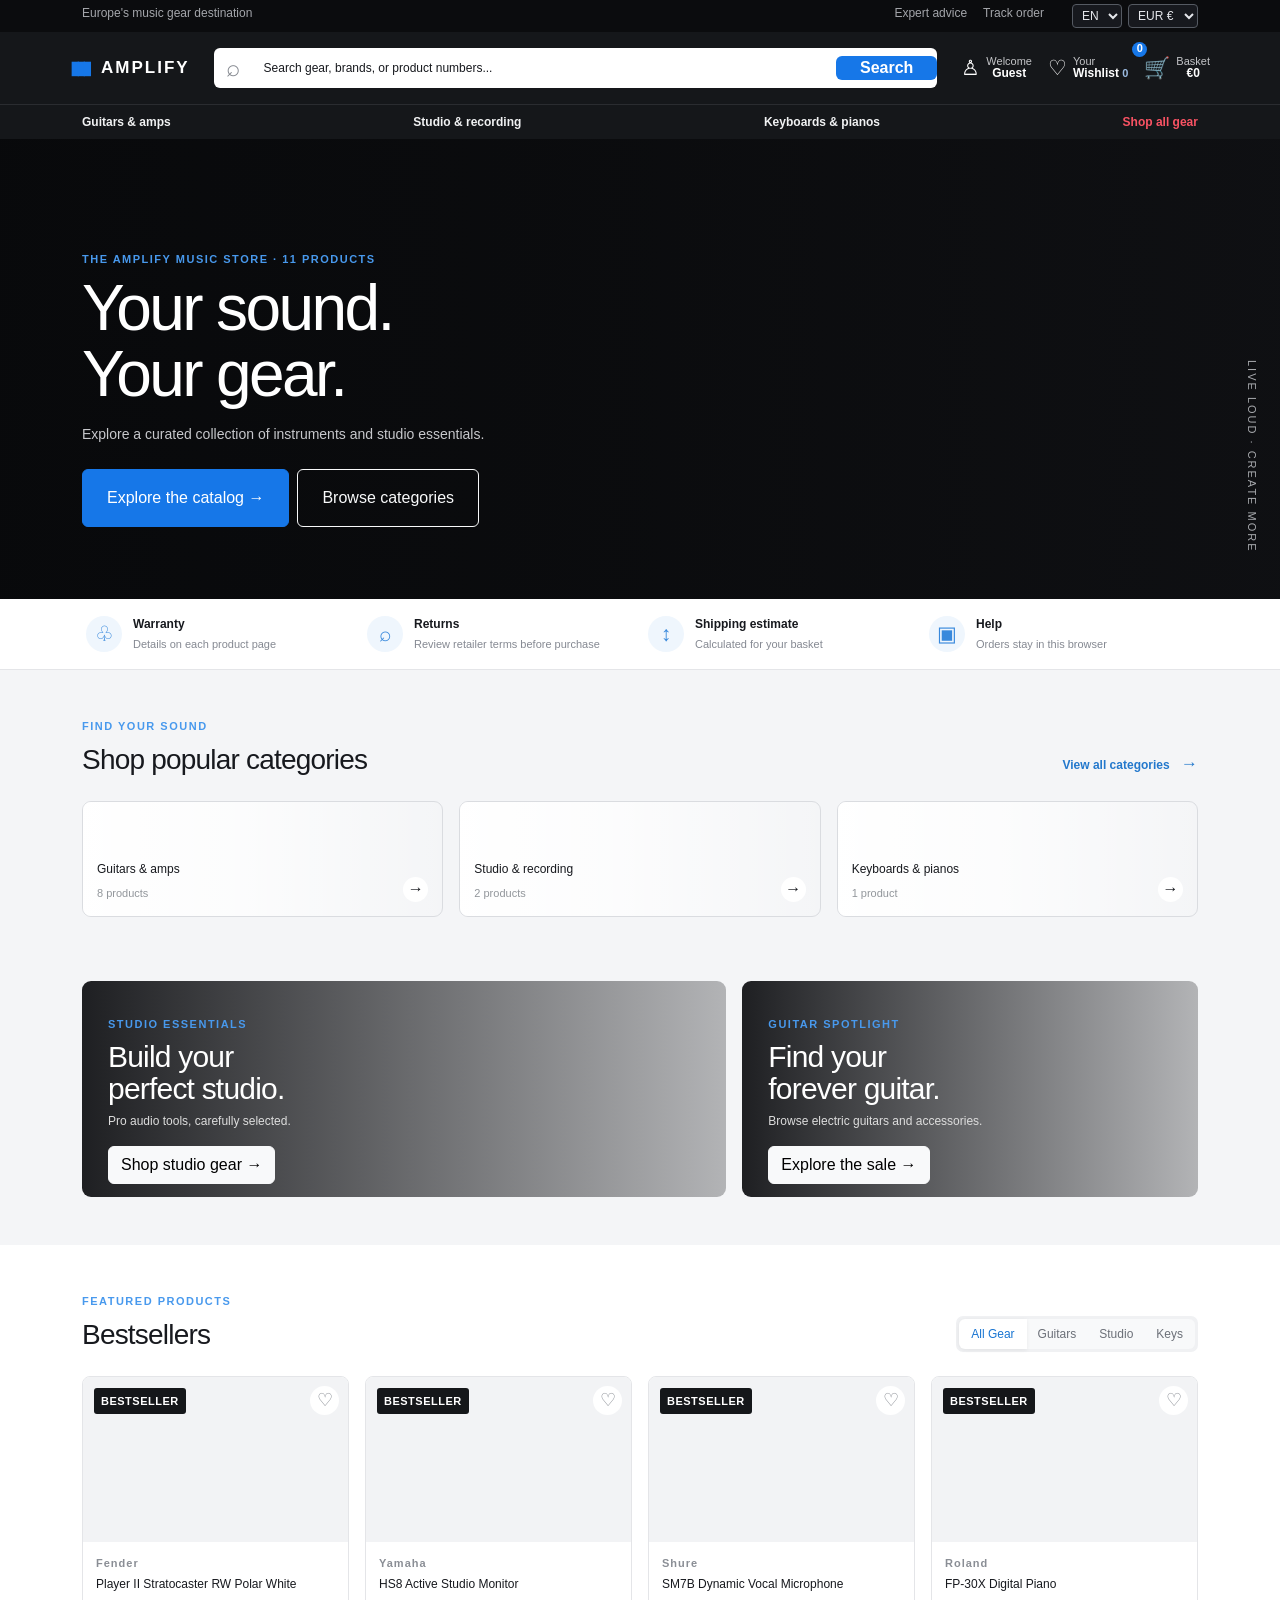
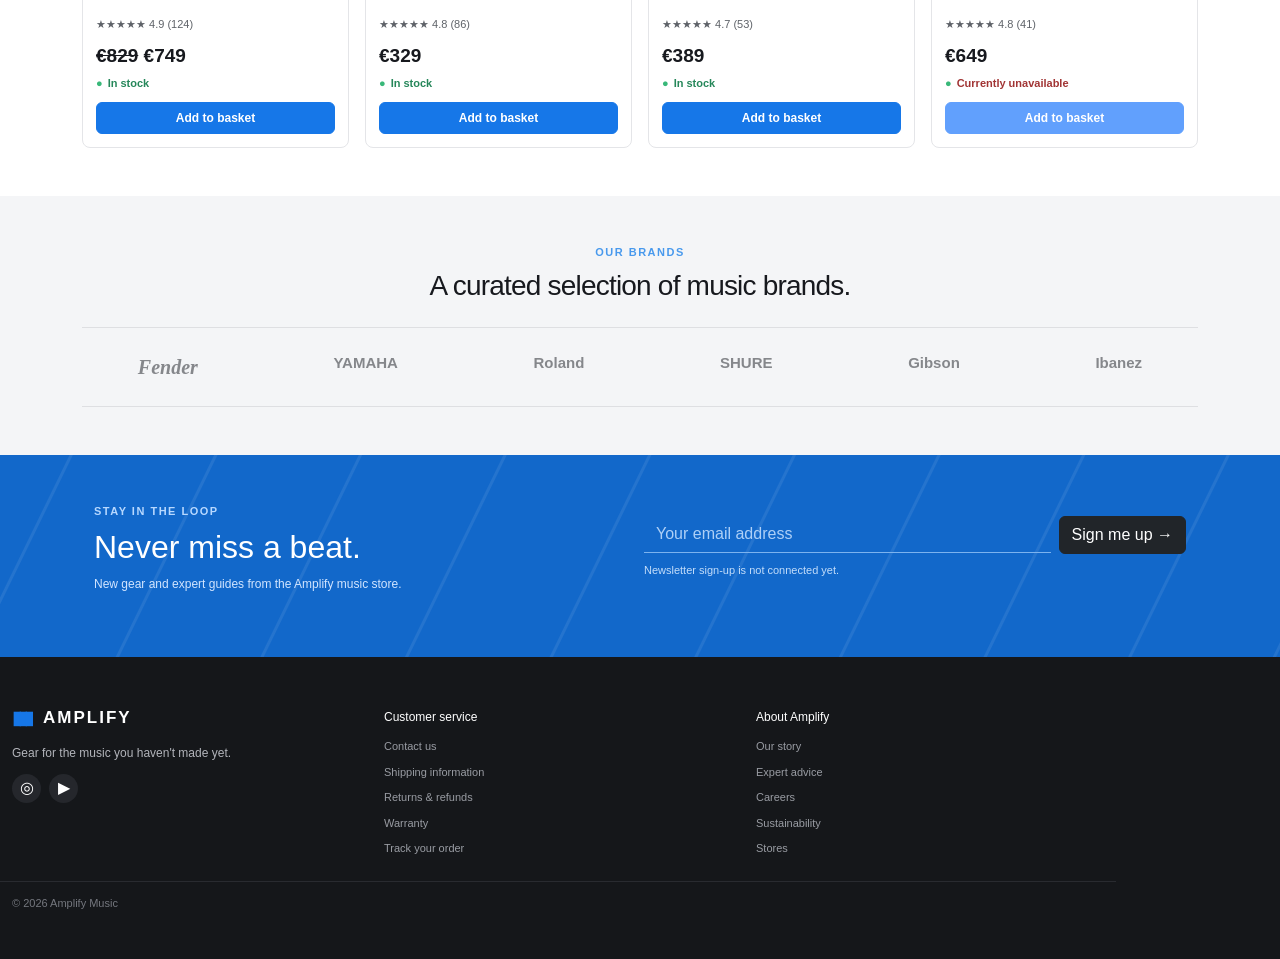
<file: index.html>
<!doctype html>
<html lang="en" data-bs-theme="light">
<head>
  <meta charset="utf-8">
  <meta name="viewport" content="width=device-width, initial-scale=1">
  <meta name="theme-color" content="#121418">
  <meta name="description" content="Professional instruments and studio essentials for every stage of your journey.">
  <title>Amplify — Your sound. Your gear.</title>
  <link href="https://cdn.jsdelivr.net/npm/bootstrap@5.3.8/dist/css/bootstrap.min.css" rel="stylesheet" integrity="sha384-sRIl4kxILFvY47J16cr9ZwB07vP4J8+LH7qKQnuqkuIAvNWLzeN8tE5YBujZqJLB" crossorigin="anonymous">
  <link rel="stylesheet" href="style.css">
  <script src="https://cdn.jsdelivr.net/npm/bootstrap@5.3.8/dist/js/bootstrap.bundle.min.js" integrity="sha384-FKyoEForCGlyvwx9Hj09JcYn3nv7wiPVlz7YYwJrWVcXK/BmnVDxM+D2scQbITxI" crossorigin="anonymous" defer></script>
  <script src="translations.js" defer></script><script src="script.js" defer></script>
</head>
<body>
  <div class="topline py-1"><div class="container d-flex justify-content-between"><span>Europe's music gear destination</span><div class="d-flex gap-3"><a href="index.html#support">Expert advice</a><a href="checkout.html#order-history">Track order</a><div class="locale-controls" aria-label="Language and currency"><label class="visually-hidden" for="language-select">Language</label><select id="language-select" aria-label="Language"><option value="en">EN</option><option value="ru">RU</option><option value="uk">UA</option></select><label class="visually-hidden" for="currency-select">Currency</label><select id="currency-select" aria-label="Currency" title="Indicative project exchange rates"><option value="EUR">EUR €</option><option value="USD">USD $</option><option value="UAH">UAH ₴</option></select></div></div></div></div>
  <header class="site-header sticky-top">
    <nav class="navbar navbar-expand-lg navbar-dark container py-3">
      <a class="navbar-brand logo me-lg-4" href="#top"><span class="soundmark">▮▮▮</span> AMPLIFY</a>
      <button class="navbar-toggler" type="button" data-bs-toggle="collapse" data-bs-target="#headerTools" aria-controls="headerTools" aria-expanded="false" aria-label="Toggle navigation"><span class="navbar-toggler-icon"></span></button>
      <div class="collapse navbar-collapse" id="headerTools">
        <form class="search d-flex my-3 my-lg-0 me-lg-4" role="search"><label class="visually-hidden" for="search">Search products</label><span aria-hidden="true">⌕</span><input id="search" class="form-control" type="search" placeholder="Search gear, brands, or product numbers..."><button class="btn btn-primary px-4" type="submit">Search</button></form>
        <div class="quick-links d-flex align-items-center gap-3 ms-lg-auto">
          <button class="auth-trigger" type="button" data-bs-toggle="modal" data-bs-target="#authModal"><span>♙</span><small>Welcome<strong class="account-label">Guest</strong></small></button>
          <a href="wishlist.html" class="wishlist-link"><span>♡</span><small>Your<strong>Wishlist <i class="wishlist-count">0</i></strong></small></a>
          <button class="cart-trigger" type="button" data-bs-toggle="offcanvas" data-bs-target="#cartDrawer" aria-controls="cartDrawer"><span>🛒</span><small><i class="cart-count">0</i> Basket<strong class="cart-total">€0</strong></small></button>
        </div>
      </div>
    </nav>
    <div class="category-nav"><nav class="container d-flex flex-wrap justify-content-between py-2" aria-label="Main navigation"><a href="catalog.html?category=guitar">Guitars & amps</a><a href="catalog.html?category=studio">Studio & recording</a><a href="catalog.html?category=keys">Keyboards & pianos</a><a class="sale-link" href="catalog.html">Shop all gear</a></nav></div>
  </header>

  <main id="top">
    <section class="hero d-flex align-items-center"><div class="container hero-content"><p class="eyebrow">THE AMPLIFY MUSIC STORE · 11 PRODUCTS</p><h1>Your sound.<br>Your gear.</h1><p class="hero-copy">Explore a curated collection of instruments and studio essentials.</p><div class="d-flex flex-wrap gap-2"><a class="btn btn-primary px-4 py-3" href="catalog.html">Explore the catalog <span>→</span></a><a class="btn btn-outline-light px-4 py-3" href="#categories">Browse categories</a></div></div><span class="vertical-note">LIVE LOUD · CREATE MORE</span></section>
    <section class="benefits py-3" id="support"><div class="container row g-3 mx-auto"><div class="col-6 col-lg-3 benefit"><span class="benefit-icon">♧</span><div><strong>Warranty</strong><small>Details on each product page</small></div></div><div class="col-6 col-lg-3 benefit"><span class="benefit-icon">⌕</span><div><strong>Returns</strong><small>Review retailer terms before purchase</small></div></div><div class="col-6 col-lg-3 benefit"><span class="benefit-icon">↕</span><div><strong>Shipping estimate</strong><small>Calculated for your basket</small></div></div><div class="col-6 col-lg-3 benefit"><span class="benefit-icon">▣</span><div><strong>Help</strong><small>Orders stay in this browser</small></div></div></div></section>
    <section class="discovery section-gray py-5 py-lg-6" id="categories"><div class="container"><div class="d-flex align-items-end justify-content-between mb-4"><div><p class="eyebrow">FIND YOUR SOUND</p><h2>Shop popular categories</h2></div><a class="text-link" href="catalog.html">View all categories <span>→</span></a></div>
      <div class="row g-3"><div class="col-12 col-md-6 col-lg-4"><a class="category-card guitar d-flex align-items-end justify-content-between" href="catalog.html?category=guitar"><span>Guitars & amps<small>8 products</small></span><b>→</b></a></div><div class="col-12 col-md-6 col-lg-4"><a class="category-card studio d-flex align-items-end justify-content-between" href="catalog.html?category=studio"><span>Studio & recording<small>2 products</small></span><b>→</b></a></div><div class="col-12 col-md-6 col-lg-4"><a class="category-card synth d-flex align-items-end justify-content-between" href="catalog.html?category=keys"><span>Keyboards & pianos<small>1 product</small></span><b>→</b></a></div></div>
      <div class="row g-3 mt-5"><div class="col-12 col-lg-7"><article class="promo studio-promo"><p class="eyebrow">STUDIO ESSENTIALS</p><h2>Build your<br>perfect studio.</h2><p>Pro audio tools, carefully selected.</p><a class="btn btn-light" href="catalog.html">Shop studio gear <span>→</span></a></article></div><div class="col-12 col-lg-5"><article class="promo guitar-promo"><p class="eyebrow">GUITAR SPOTLIGHT</p><h2>Find your<br>forever guitar.</h2><p>Browse electric guitars and accessories.</p><a class="btn btn-light" href="catalog.html">Explore the sale <span>→</span></a></article></div></div>
    </div></section>
    <section class="bestsellers py-5 py-lg-6" id="bestsellers"><div class="container"><div class="d-flex flex-column flex-md-row align-items-md-end justify-content-between gap-3 mb-4"><div><p class="eyebrow">FEATURED PRODUCTS</p><h2>Bestsellers</h2></div><div class="filters btn-group" role="group" aria-label="Filter products"><button class="btn btn-light active" data-filter="all">All Gear</button><button class="btn btn-light" data-filter="guitar">Guitars</button><button class="btn btn-light" data-filter="studio">Studio</button><button class="btn btn-light" data-filter="keys">Keys</button></div></div><div class="row g-3 product-grid" id="product-grid"></div></div></section>
    <section class="brands section-gray py-5"><div class="container text-center"><p class="eyebrow">OUR BRANDS</p><h2>A curated selection of music brands.</h2><div class="brand-list d-flex flex-wrap justify-content-around gap-4 py-4 mt-4"><span>Fender</span><span>YAMAHA</span><span>Roland</span><span>SHURE</span><span>Gibson</span><span>Ibanez</span></div></div></section>
  </main>
  <section class="newsletter py-5"><div class="container row align-items-center g-4 mx-auto"><div class="col-12 col-lg-6"><p class="eyebrow">STAY IN THE LOOP</p><h2>Never miss a beat.</h2><p>New gear and expert guides from the Amplify music store.</p></div><form class="col-12 col-lg-6 row g-2" id="newsletter-form"><label class="visually-hidden" for="email">Your email address</label><div class="col"><input id="email" class="form-control" type="email" required placeholder="Your email address"></div><div class="col-auto"><button class="btn btn-dark h-100">Sign me up →</button></div><small class="col-12">Newsletter sign-up is not connected yet.</small><p class="form-message col-12 mb-0" aria-live="polite"></p></form></div></section>
  <footer id="footer" class="py-5"><div class="container row g-4"><div class="col-12 col-md-6 col-lg-4 footer-brand"><a class="logo" href="#top"><span class="soundmark">▮▮▮</span> AMPLIFY</a><p>Gear for the music you haven't made yet.</p><div class="social"><a href="#instagram" aria-label="Instagram">◎</a><a href="#youtube" aria-label="YouTube">▶</a></div></div><div class="col-6 col-lg-4"><h3>Customer service</h3><a href="contact.html">Contact us</a><a href="shipping.html">Shipping information</a><a href="warranty.html#returns">Returns & refunds</a><a href="warranty.html">Warranty</a><a href="checkout.html#order-history">Track your order</a></div><div class="col-6 col-lg-4"><h3>About Amplify</h3><a href="about.html">Our story</a><a href="index.html#support">Expert advice</a><a href="#footer">Careers</a><a href="#footer">Sustainability</a><a href="stores.html">Stores</a></div><div class="col-12 copyright">© 2026 Amplify Music</div></div></footer>

  <div class="offcanvas offcanvas-end cart-drawer" tabindex="-1" id="cartDrawer" aria-labelledby="cartDrawerTitle"><div class="offcanvas-header drawer-heading"><div><p class="eyebrow">YOUR PICKS</p><h2 class="offcanvas-title" id="cartDrawerTitle">Your basket <span class="drawer-count"></span></h2></div><button type="button" class="btn-close" data-bs-dismiss="offcanvas" aria-label="Close basket"></button></div><div class="offcanvas-body d-flex flex-column"><div class="cart-items flex-grow-1"></div><div class="cart-summary"><p><span>Subtotal</span><strong class="drawer-total"></strong></p><a class="btn btn-primary w-100 checkout-link" href="checkout.html">Checkout →</a><a class="continue-shopping" href="#bestsellers" data-bs-dismiss="offcanvas">Continue shopping</a></div></div></div>
  <div class="modal fade" id="authModal" tabindex="-1" aria-labelledby="auth-title" aria-hidden="true"><div class="modal-dialog modal-dialog-centered"><div class="modal-content"><div class="modal-header border-0 pb-0"><a class="logo modal-logo" href="index.html"><span class="soundmark">▮▮▮</span> AMPLIFY</a><button type="button" class="btn-close" data-bs-dismiss="modal" aria-label="Close profile"></button></div><div class="modal-body pt-2"><p class="eyebrow">YOUR PROFILE</p><h2 id="auth-title">Your profile</h2><p>This profile is stored only in this browser. No password or real account is used.</p><form class="auth-form" id="register-form"><label>Your name<input class="form-control" type="text" name="name" autocomplete="name" required></label><label>Email address<input class="form-control" type="email" name="email" autocomplete="email" required></label><p class="auth-message" aria-live="polite"></p><button class="btn btn-primary w-100" type="submit">Save profile</button></form></div></div></div></div><div class="toast-container position-fixed bottom-0 end-0 p-3"><div id="appToast" class="toast text-bg-dark border-0" role="status" aria-live="polite" aria-atomic="true"><div class="d-flex"><div class="toast-body"></div><button type="button" class="btn-close btn-close-white me-2 m-auto" data-bs-dismiss="toast" aria-label="Close"></button></div></div></div>
</body>
</html>
</file>
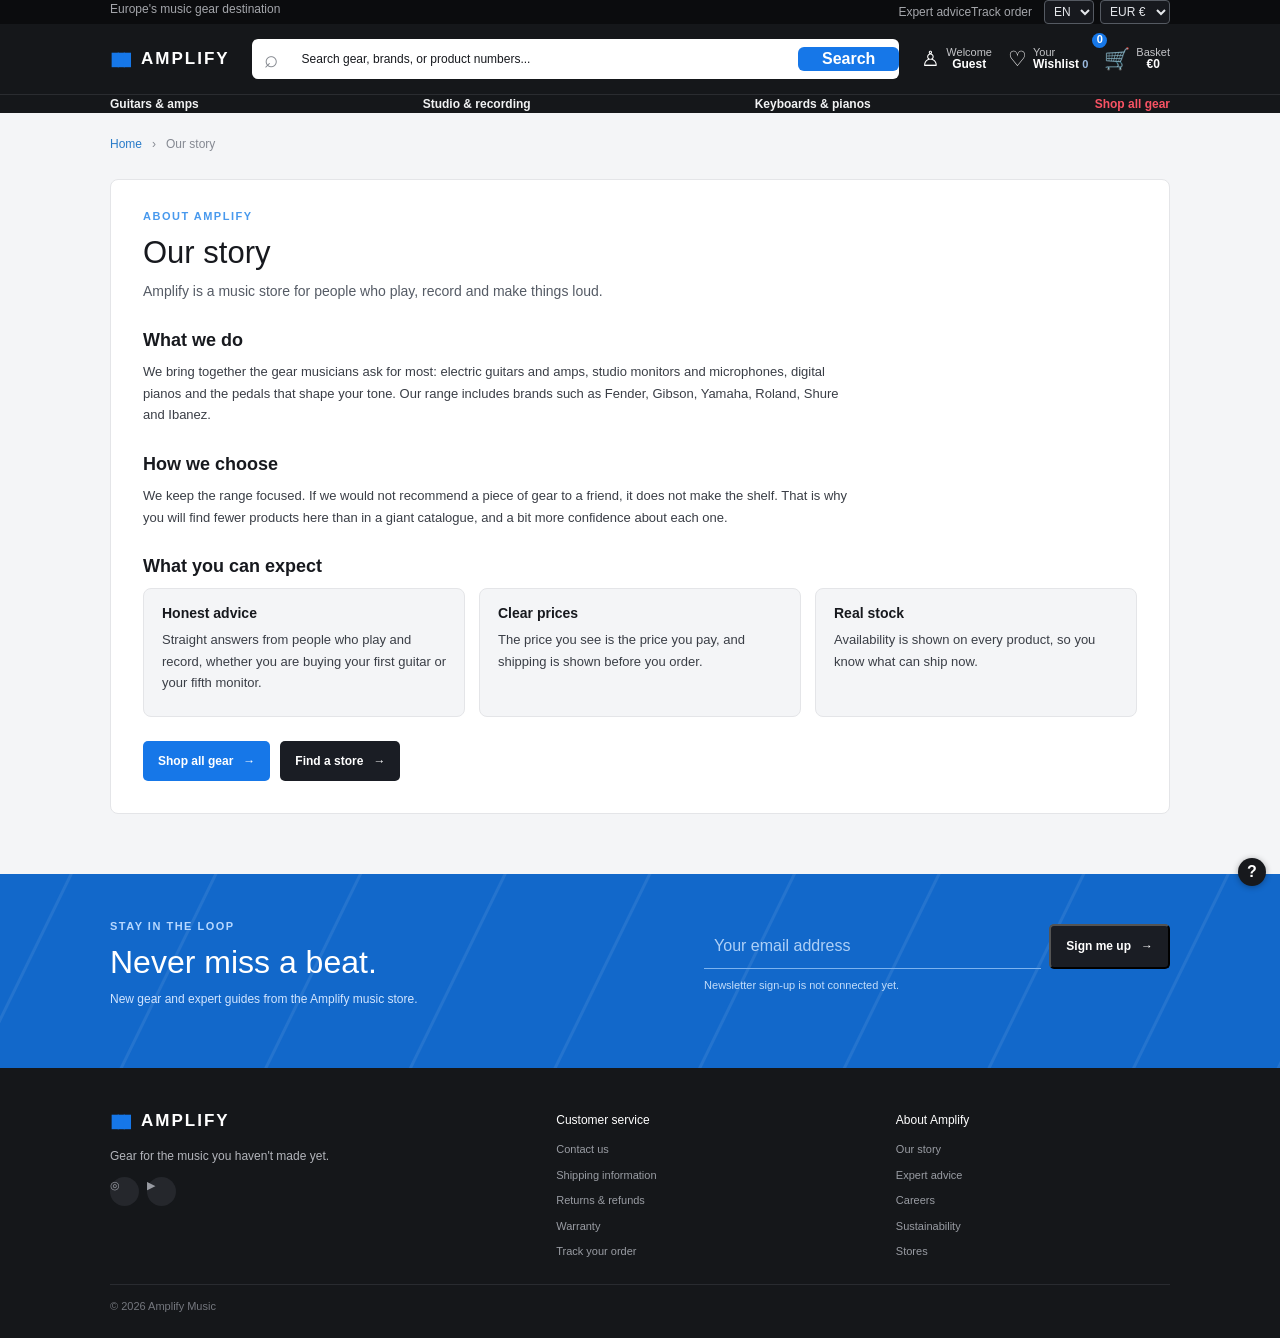
<file: about.html>
<!doctype html>
<html lang="en"><head><meta charset="utf-8"><meta name="viewport" content="width=device-width, initial-scale=1"><meta name="theme-color" content="#111317"><meta name="description" content="Amplify is a music store for people who play, record and make things loud."><title>Our story — Amplify</title><link href="https://cdn.jsdelivr.net/npm/bootstrap@5.3.8/dist/css/bootstrap.min.css" rel="stylesheet" integrity="sha384-sRIl4kxILFvY47J16cr9ZwB07vP4J8+LH7qKQnuqkuIAvNWLzeN8tE5YBujZqJLB" crossorigin="anonymous">
  <link rel="stylesheet" href="style.css"><script src="https://cdn.jsdelivr.net/npm/bootstrap@5.3.8/dist/js/bootstrap.bundle.min.js" integrity="sha384-FKyoEForCGlyvwx9Hj09JcYn3nv7wiPVlz7YYwJrWVcXK/BmnVDxM+D2scQbITxI" crossorigin="anonymous" defer></script>
<script src="translations.js" defer></script><script src="script.js" defer></script></head>
<body><div class="topline"><div class="wrap topline-inner"><span>Europe's music gear destination</span><div><a href="index.html#support">Expert advice</a><a href="checkout.html#order-history">Track order</a><div class="locale-controls" aria-label="Language and currency"><label class="visually-hidden" for="language-select">Language</label><select id="language-select" aria-label="Language"><option value="en">EN</option><option value="ru">RU</option><option value="uk">UA</option></select><label class="visually-hidden" for="currency-select">Currency</label><select id="currency-select" aria-label="Currency" title="Indicative project exchange rates"><option value="EUR">EUR €</option><option value="USD">USD $</option><option value="UAH">UAH ₴</option></select></div></div></div></div>
<header class="site-header"><div class="wrap header-main"><button class="menu-toggle navbar-toggler navbar-dark" type="button" data-bs-toggle="collapse" data-bs-target="#mainNav" aria-controls="mainNav" aria-expanded="true" aria-label="Toggle navigation"><span class="navbar-toggler-icon"></span></button><a class="logo" href="index.html"><span class="soundmark">▮▮▮</span> AMPLIFY</a><form class="search" role="search"><label class="visually-hidden" for="search">Search products</label><span aria-hidden="true">⌕</span><input id="search" class="form-control" type="search" placeholder="Search gear, brands, or product numbers..."><button class="btn btn-primary px-4" type="submit">Search</button></form><nav class="quick-links d-flex align-items-center gap-3 ms-lg-auto" aria-label="Account"><button class="auth-trigger" type="button" data-bs-toggle="modal" data-bs-target="#authModal"><span>♙</span><small>Welcome<strong class="account-label">Guest</strong></small></button><a href="wishlist.html" class="wishlist-link"><span>♡</span><small>Your<strong>Wishlist <i class="wishlist-count">0</i></strong></small></a><button class="cart-trigger" type="button" data-bs-toggle="offcanvas" data-bs-target="#cartDrawer" aria-controls="cartDrawer"><span>🛒</span><small><i class="cart-count">0</i> Basket<strong class="cart-total">€0</strong></small></button></nav></div><nav class="category-nav collapse show" id="mainNav" aria-label="Main navigation"><div class="wrap nav-inner"><a href="catalog.html?category=guitar">Guitars & amps</a><a href="catalog.html?category=studio">Studio & recording</a><a href="catalog.html?category=keys">Keyboards & pianos</a><a class="sale-link" href="catalog.html">Shop all gear</a></div></nav></header>
<main class="info-main"><!-- Placeholder details (contacts, addresses, delivery times, policy terms): replace with your real information. --><div class="wrap breadcrumbs"><a href="index.html">Home</a><span>›</span><span>Our story</span></div><section class="wrap info-page"><p class="eyebrow">ABOUT AMPLIFY</p><h1>Our story</h1><p class="info-lead">Amplify is a music store for people who play, record and make things loud.</p><h2>What we do</h2>
<p>We bring together the gear musicians ask for most: electric guitars and amps, studio monitors and microphones, digital pianos and the pedals that shape your tone. Our range includes brands such as Fender, Gibson, Yamaha, Roland, Shure and Ibanez.</p>
<h2>How we choose</h2>
<p>We keep the range focused. If we would not recommend a piece of gear to a friend, it does not make the shelf. That is why you will find fewer products here than in a giant catalogue, and a bit more confidence about each one.</p>
<h2>What you can expect</h2>
<div class="info-grid">
  <article class="info-card"><h3>Honest advice</h3><p>Straight answers from people who play and record, whether you are buying your first guitar or your fifth monitor.</p></article>
  <article class="info-card"><h3>Clear prices</h3><p>The price you see is the price you pay, and shipping is shown before you order.</p></article>
  <article class="info-card"><h3>Real stock</h3><p>Availability is shown on every product, so you know what can ship now.</p></article>
</div>
<div class="info-actions">
  <a class="button primary" href="catalog.html">Shop all gear <span>→</span></a>
  <a class="button dark" href="stores.html">Find a store <span>→</span></a>
</div></section></main>
<section class="newsletter"><div class="wrap newsletter-inner"><div><p class="eyebrow">STAY IN THE LOOP</p><h2>Never miss a beat.</h2><p>New gear and expert guides from the Amplify music store.</p></div><form id="newsletter-form"><label class="sr-only" for="email">Your email address</label><input id="email" type="email" required placeholder="Your email address"><button class="button dark">Sign me up <span>→</span></button><small>Newsletter sign-up is not connected yet.</small><p class="form-message" aria-live="polite"></p></form></div></section>
<footer id="footer"><div class="wrap footer-grid"><div class="footer-brand"><a class="logo" href="index.html"><span class="soundmark">▮▮▮</span> AMPLIFY</a><p>Gear for the music you haven't made yet.</p><div class="social"><a href="#instagram" aria-label="Instagram">◎</a><a href="#youtube" aria-label="YouTube">▶</a></div></div><div><h3>Customer service</h3><a href="contact.html">Contact us</a><a href="shipping.html">Shipping information</a><a href="warranty.html#returns">Returns & refunds</a><a href="warranty.html">Warranty</a><a href="checkout.html#order-history">Track your order</a></div><div><h3>About Amplify</h3><a href="about.html">Our story</a><a href="#footer">Expert advice</a><a href="#footer">Careers</a><a href="#footer">Sustainability</a><a href="stores.html">Stores</a></div></div><div class="wrap copyright">© 2026 Amplify Music</div></footer>
<div class="offcanvas offcanvas-end cart-drawer" tabindex="-1" id="cartDrawer" aria-labelledby="cartDrawerTitle"><div class="offcanvas-header drawer-heading"><div><p class="eyebrow">YOUR PICKS</p><h2 class="offcanvas-title" id="cartDrawerTitle">Your basket <span class="drawer-count"></span></h2></div><button type="button" class="btn-close" data-bs-dismiss="offcanvas" aria-label="Close basket"></button></div><div class="offcanvas-body d-flex flex-column"><div class="cart-items flex-grow-1"></div><div class="cart-summary"><p><span>Subtotal</span><strong class="drawer-total"></strong></p><a class="btn btn-primary w-100 checkout-link" href="checkout.html">Checkout →</a><a class="continue-shopping" href="catalog.html" data-bs-dismiss="offcanvas">Continue shopping</a></div></div></div>
<div class="modal fade" id="authModal" tabindex="-1" aria-labelledby="auth-title" aria-hidden="true"><div class="modal-dialog modal-dialog-centered"><div class="modal-content"><div class="modal-header border-0 pb-0"><a class="logo modal-logo" href="index.html"><span class="soundmark">▮▮▮</span> AMPLIFY</a><button type="button" class="btn-close" data-bs-dismiss="modal" aria-label="Close profile"></button></div><div class="modal-body pt-2"><p class="eyebrow">YOUR PROFILE</p><h2 id="auth-title">Your profile</h2><p>This profile is stored only in this browser. No password or real account is used.</p><form class="auth-form" id="register-form"><label>Your name<input class="form-control" type="text" name="name" autocomplete="name" required></label><label>Email address<input class="form-control" type="email" name="email" autocomplete="email" required></label><p class="auth-message" aria-live="polite"></p><button class="btn btn-primary w-100" type="submit">Save profile</button></form></div></div></div></div><div class="toast-container position-fixed bottom-0 end-0 p-3"><div id="appToast" class="toast text-bg-dark border-0" role="status" aria-live="polite" aria-atomic="true"><div class="d-flex"><div class="toast-body"></div><button type="button" class="btn-close btn-close-white me-2 m-auto" data-bs-dismiss="toast" aria-label="Close"></button></div></div></div><button class="help-button" aria-label="Help">?</button></body></html>
</file>
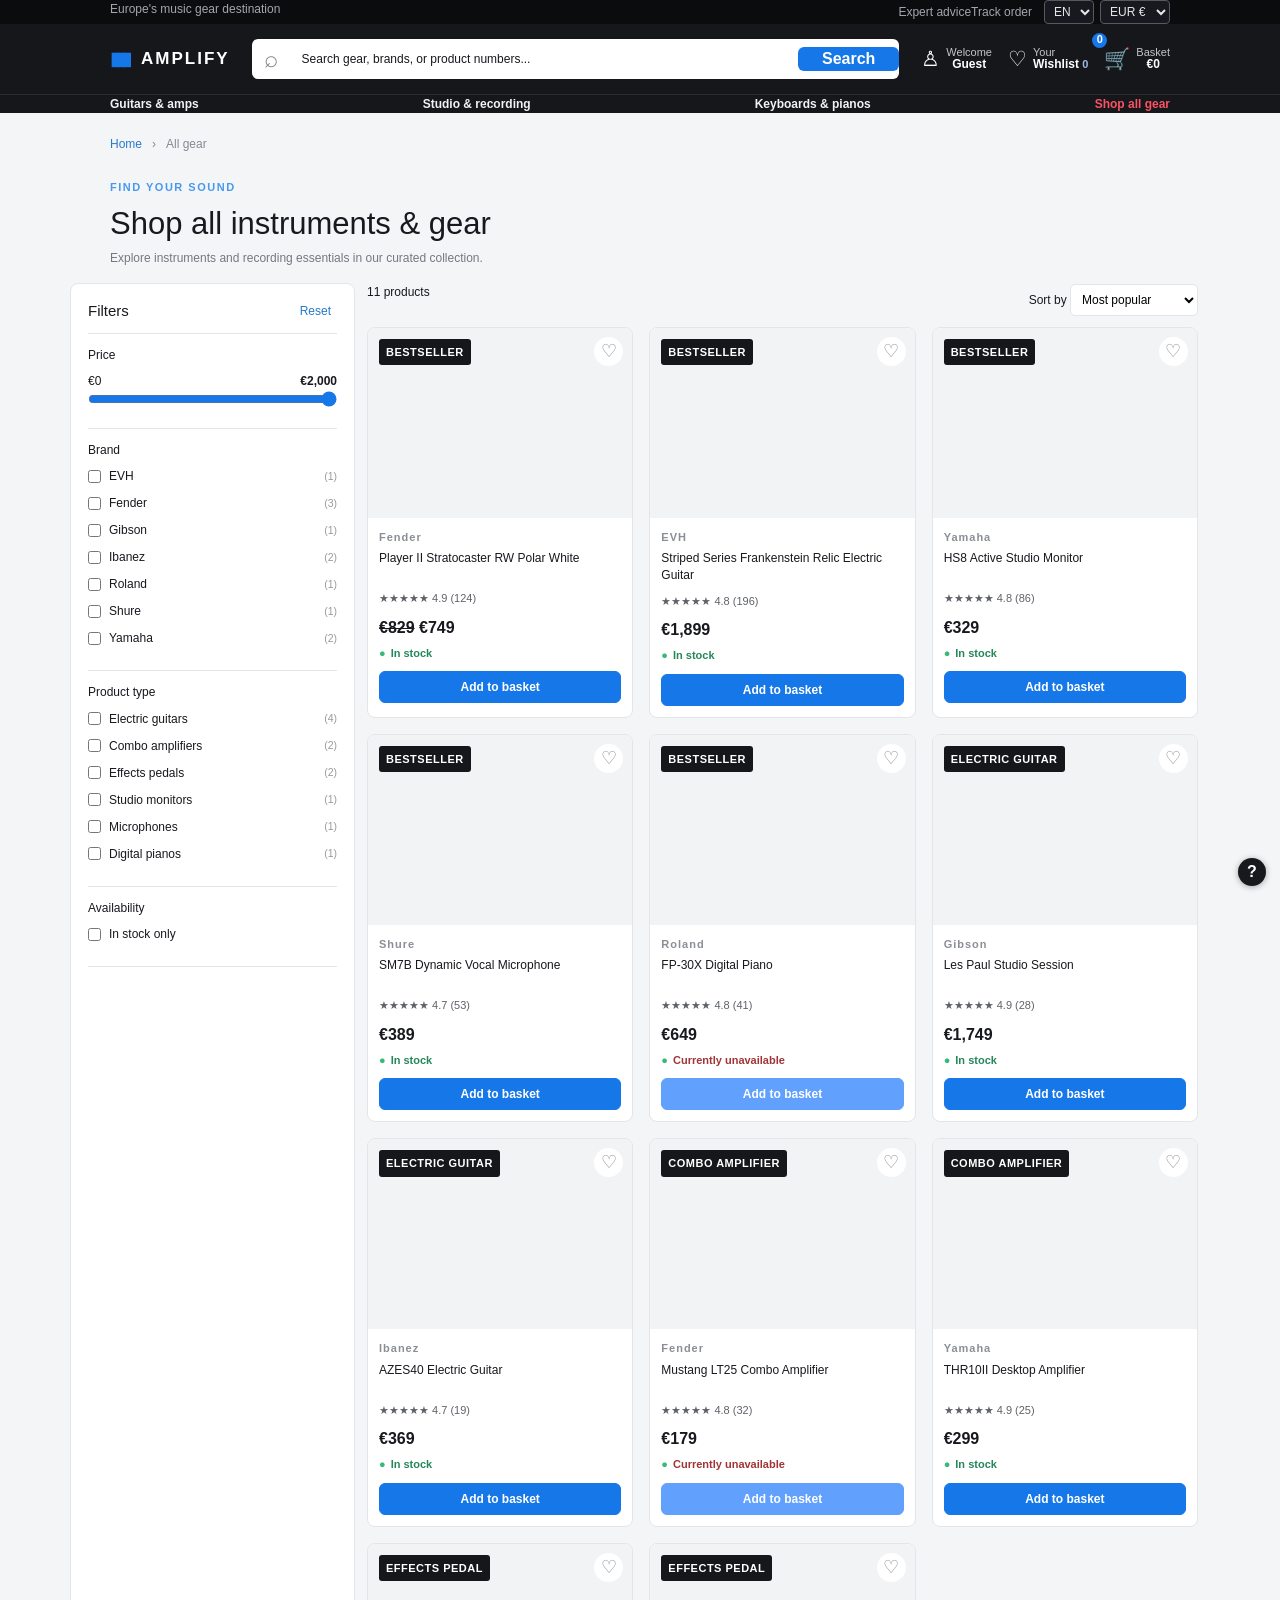
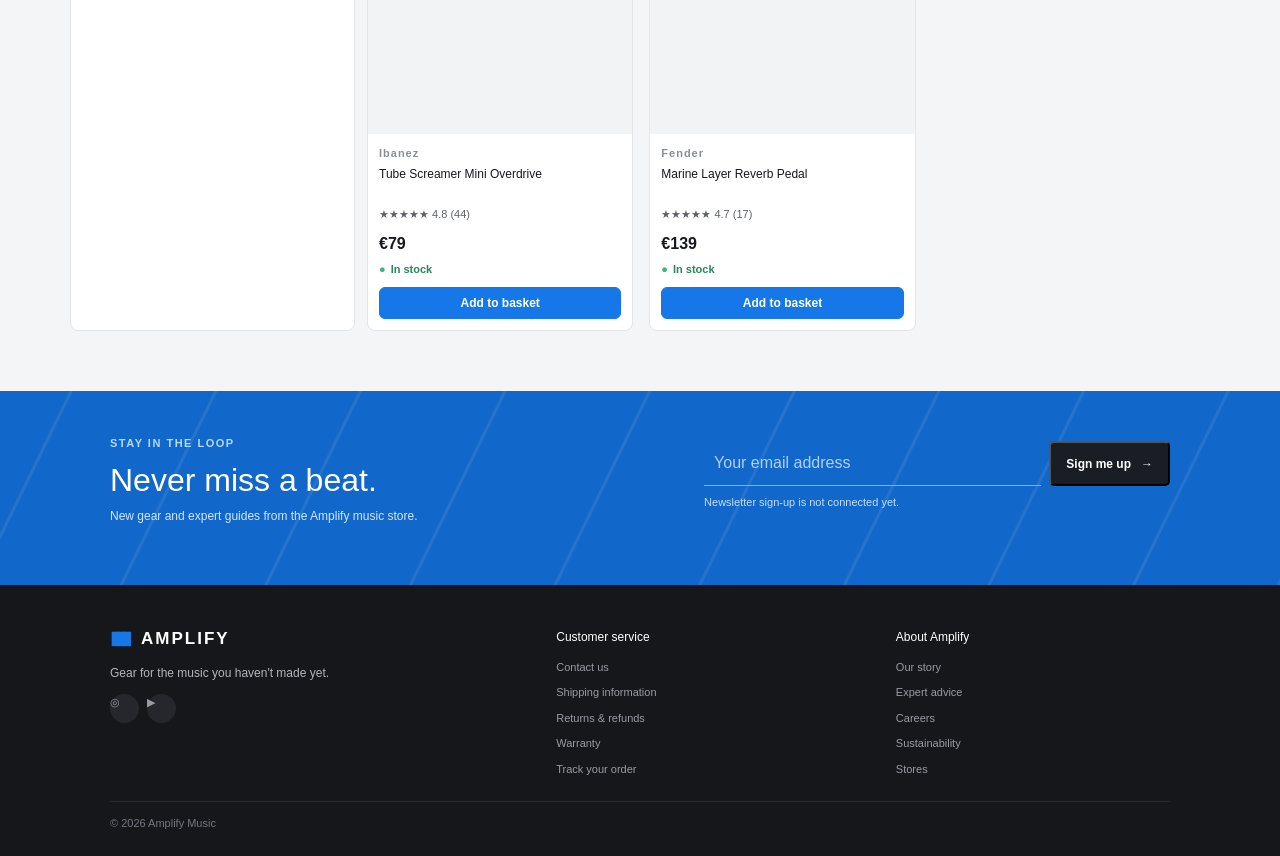
<file: catalog.html>
<!doctype html>
<html lang="en">
<head>
  <meta charset="utf-8">
  <meta name="viewport" content="width=device-width, initial-scale=1">
  <meta name="theme-color" content="#111317">
  <meta name="description" content="Browse instruments, studio essentials and accessories in the Amplify music store.">
  <title>Instruments & Recording Gear — Amplify</title>
  <link href="https://cdn.jsdelivr.net/npm/bootstrap@5.3.8/dist/css/bootstrap.min.css" rel="stylesheet" integrity="sha384-sRIl4kxILFvY47J16cr9ZwB07vP4J8+LH7qKQnuqkuIAvNWLzeN8tE5YBujZqJLB" crossorigin="anonymous">
  <link rel="stylesheet" href="style.css">
  <script src="https://cdn.jsdelivr.net/npm/bootstrap@5.3.8/dist/js/bootstrap.bundle.min.js" integrity="sha384-FKyoEForCGlyvwx9Hj09JcYn3nv7wiPVlz7YYwJrWVcXK/BmnVDxM+D2scQbITxI" crossorigin="anonymous" defer></script>
<script src="translations.js" defer></script><script src="script.js" defer></script>
</head>
<body>
  <div class="topline"><div class="wrap topline-inner"><span>Europe's music gear destination</span><div><a href="index.html#support">Expert advice</a><a href="checkout.html#order-history">Track order</a><div class="locale-controls" aria-label="Language and currency"><label class="visually-hidden" for="language-select">Language</label><select id="language-select" aria-label="Language"><option value="en">EN</option><option value="ru">RU</option><option value="uk">UA</option></select><label class="visually-hidden" for="currency-select">Currency</label><select id="currency-select" aria-label="Currency" title="Indicative project exchange rates"><option value="EUR">EUR €</option><option value="USD">USD $</option><option value="UAH">UAH ₴</option></select></div></div></div></div>
  <header class="site-header">
    <div class="wrap header-main">
      <button class="menu-toggle navbar-toggler navbar-dark" type="button" data-bs-toggle="collapse" data-bs-target="#mainNav" aria-controls="mainNav" aria-expanded="true" aria-label="Toggle navigation"><span class="navbar-toggler-icon"></span></button>
      <a class="logo" href="index.html" aria-label="Amplify home"><span class="soundmark">▮▮▮</span> AMPLIFY</a>
      <form class="search" role="search"><label class="visually-hidden" for="search">Search products</label><span aria-hidden="true">⌕</span><input id="search" class="form-control" type="search" placeholder="Search gear, brands, or product numbers..."><button class="btn btn-primary px-4" type="submit">Search</button></form>
      <nav class="quick-links d-flex align-items-center gap-3 ms-lg-auto" aria-label="Account"><button class="auth-trigger" type="button" data-bs-toggle="modal" data-bs-target="#authModal"><span>♙</span><small>Welcome<strong class="account-label">Guest</strong></small></button><a href="wishlist.html" class="wishlist-link"><span>♡</span><small>Your<strong>Wishlist <i class="wishlist-count">0</i></strong></small></a><button class="cart-trigger" type="button" data-bs-toggle="offcanvas" data-bs-target="#cartDrawer" aria-controls="cartDrawer"><span>🛒</span><small><i class="cart-count">0</i> Basket<strong class="cart-total">€0</strong></small></button></nav>
    </div>
    <nav class="category-nav collapse show" id="mainNav" aria-label="Main navigation"><div class="wrap nav-inner">
      <a href="catalog.html?category=guitar">Guitars & amps</a><a href="catalog.html?category=studio">Studio & recording</a><a href="catalog.html?category=keys">Keyboards & pianos</a><a class="sale-link" href="catalog.html">Shop all gear</a>
    </div></nav>
  </header>

  <main class="catalog-main">
    <div class="wrap breadcrumbs"><a href="index.html">Home</a><span>›</span><span>All gear</span></div>
    <section class="wrap catalog-intro"><p class="eyebrow">FIND YOUR SOUND</p><h1>Shop all instruments & gear</h1><p>Explore instruments and recording essentials in our curated collection.</p></section><section class="wrap product-detail-panel" id="product-detail" hidden aria-live="polite"></section>
    <div class="container"><div class="row g-4 catalog-layout">
      <aside class="col-12 col-lg-3 catalog-sidebar" aria-label="Product filters">
        <div class="sidebar-title"><h2>Filters</h2><button type="button" id="reset-filters">Reset</button></div>
        <section class="filter-section"><h3>Price</h3><div class="price-labels"><span>€0</span><strong id="price-value">€2,000</strong></div><input id="price-range" type="range" min="0" max="2000" step="25" value="2000" aria-label="Maximum price"></section>
        <section class="filter-section"><h3>Brand</h3><label><input class="catalog-filter" type="checkbox" value="Fender"> Fender <small>(3)</small></label><label><input class="catalog-filter" type="checkbox" value="Gibson"> Gibson <small>(1)</small></label><label><input class="catalog-filter" type="checkbox" value="Yamaha"> Yamaha <small>(3)</small></label><label><input class="catalog-filter" type="checkbox" value="Roland"> Roland <small>(1)</small></label><label><input class="catalog-filter" type="checkbox" value="Shure"> Shure <small>(1)</small></label><label><input class="catalog-filter" type="checkbox" value="Ibanez"> Ibanez <small>(2)</small></label></section>
        <section class="filter-section"><h3>Product type</h3><label><input class="subcategory-filter" type="checkbox" value="Electric guitar"> Electric guitars <small>(4)</small></label><label><input class="subcategory-filter" type="checkbox" value="Combo amplifier"> Combo amplifiers <small>(2)</small></label><label><input class="subcategory-filter" type="checkbox" value="Effects pedal"> Effects pedals <small>(2)</small></label><label><input class="subcategory-filter" type="checkbox" value="Studio monitor"> Studio monitors <small>(1)</small></label><label><input class="subcategory-filter" type="checkbox" value="Microphone"> Microphones <small>(1)</small></label><label><input class="subcategory-filter" type="checkbox" value="Digital piano"> Digital pianos <small>(1)</small></label></section>
        <section class="filter-section"><h3>Availability</h3><label><input id="in-stock" type="checkbox"> In stock only</label></section>
      </aside>
      <section class="col-12 col-lg-9 catalog-results" aria-label="Products">
        <div class="catalog-toolbar"><p id="result-count" aria-live="polite">11 products</p><label for="catalog-sort">Sort by <select id="catalog-sort"><option value="popular">Most popular</option><option value="price-asc">Price: low to high</option><option value="price-desc">Price: high to low</option></select></label></div>
        <div class="row g-3 product-grid catalog-grid" id="catalog-grid"></div>
      </section></div>
    </div>
  </main>
  <section class="newsletter"><div class="wrap newsletter-inner"><div><p class="eyebrow">STAY IN THE LOOP</p><h2>Never miss a beat.</h2><p>New gear and expert guides from the Amplify music store.</p></div><form id="newsletter-form"><label class="sr-only" for="email">Your email address</label><input id="email" type="email" required placeholder="Your email address"><button class="button dark">Sign me up <span>→</span></button><small>Newsletter sign-up is not connected yet.</small><p class="form-message" aria-live="polite"></p></form></div></section>
  <footer id="footer"><div class="wrap footer-grid"><div class="footer-brand"><a class="logo" href="index.html"><span class="soundmark">▮▮▮</span> AMPLIFY</a><p>Gear for the music you haven't made yet.</p><div class="social"><a href="#instagram" aria-label="Instagram">◎</a><a href="#youtube" aria-label="YouTube">▶</a></div></div><div><h3>Customer service</h3><a href="contact.html">Contact us</a><a href="shipping.html">Shipping information</a><a href="warranty.html#returns">Returns & refunds</a><a href="warranty.html">Warranty</a><a href="checkout.html#order-history">Track your order</a></div><div><h3>About Amplify</h3><a href="about.html">Our story</a><a href="index.html#support">Expert advice</a><a href="#footer">Careers</a><a href="#footer">Sustainability</a><a href="stores.html">Stores</a></div></div><div class="wrap copyright">© 2026 Amplify Music</div></footer>
  <div class="offcanvas offcanvas-end cart-drawer" tabindex="-1" id="cartDrawer" aria-labelledby="cartDrawerTitle"><div class="offcanvas-header drawer-heading"><div><p class="eyebrow">YOUR PICKS</p><h2 class="offcanvas-title" id="cartDrawerTitle">Your basket <span class="drawer-count"></span></h2></div><button type="button" class="btn-close" data-bs-dismiss="offcanvas" aria-label="Close basket"></button></div><div class="offcanvas-body d-flex flex-column"><div class="cart-items flex-grow-1"></div><div class="cart-summary"><p><span>Subtotal</span><strong class="drawer-total"></strong></p><a class="btn btn-primary w-100 checkout-link" href="checkout.html">Checkout →</a><a class="continue-shopping" href="catalog.html" data-bs-dismiss="offcanvas">Continue shopping</a></div></div></div>
<div class="modal fade" id="authModal" tabindex="-1" aria-labelledby="auth-title" aria-hidden="true"><div class="modal-dialog modal-dialog-centered"><div class="modal-content"><div class="modal-header border-0 pb-0"><a class="logo modal-logo" href="index.html"><span class="soundmark">▮▮▮</span> AMPLIFY</a><button type="button" class="btn-close" data-bs-dismiss="modal" aria-label="Close profile"></button></div><div class="modal-body pt-2"><p class="eyebrow">YOUR PROFILE</p><h2 id="auth-title">Your profile</h2><p>This profile is stored only in this browser. No password or real account is used.</p><form class="auth-form" id="register-form"><label>Your name<input class="form-control" type="text" name="name" autocomplete="name" required></label><label>Email address<input class="form-control" type="email" name="email" autocomplete="email" required></label><p class="auth-message" aria-live="polite"></p><button class="btn btn-primary w-100" type="submit">Save profile</button></form></div></div></div></div><div class="toast-container position-fixed bottom-0 end-0 p-3"><div id="appToast" class="toast text-bg-dark border-0" role="status" aria-live="polite" aria-atomic="true"><div class="d-flex"><div class="toast-body"></div><button type="button" class="btn-close btn-close-white me-2 m-auto" data-bs-dismiss="toast" aria-label="Close"></button></div></div></div><button class="help-button" aria-label="Help">?</button>
</body>
</html>
</file>
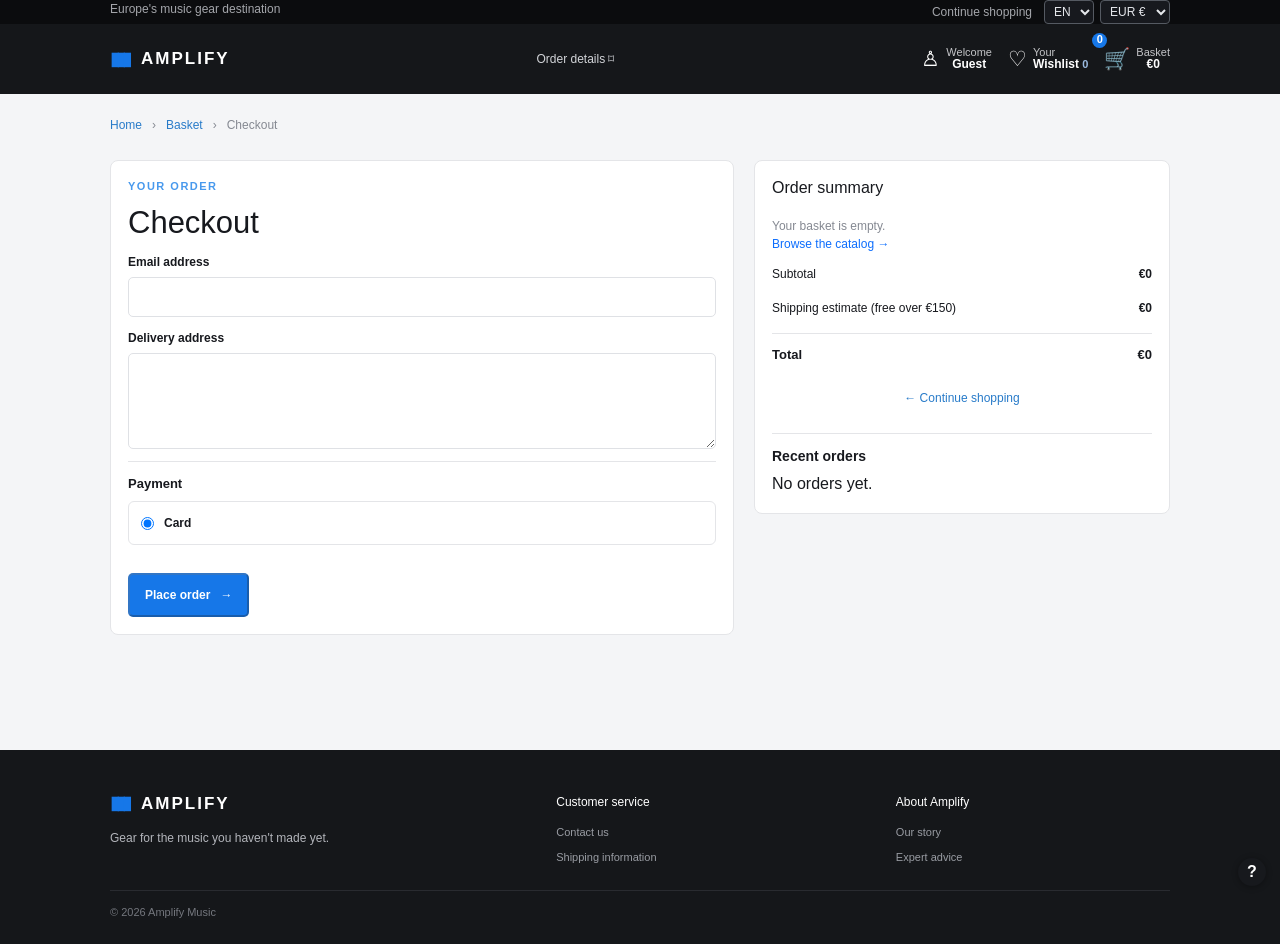
<file: checkout.html>
<!doctype html>
<html lang="en"><head><meta charset="utf-8"><meta name="viewport" content="width=device-width, initial-scale=1"><meta name="theme-color" content="#111317"><title>Checkout — Amplify</title><link href="https://cdn.jsdelivr.net/npm/bootstrap@5.3.8/dist/css/bootstrap.min.css" rel="stylesheet" integrity="sha384-sRIl4kxILFvY47J16cr9ZwB07vP4J8+LH7qKQnuqkuIAvNWLzeN8tE5YBujZqJLB" crossorigin="anonymous">
  <link rel="stylesheet" href="style.css"><script src="https://cdn.jsdelivr.net/npm/bootstrap@5.3.8/dist/js/bootstrap.bundle.min.js" integrity="sha384-FKyoEForCGlyvwx9Hj09JcYn3nv7wiPVlz7YYwJrWVcXK/BmnVDxM+D2scQbITxI" crossorigin="anonymous" defer></script>
<script src="translations.js" defer></script><script src="script.js" defer></script></head>
<body><div class="topline"><div class="wrap topline-inner"><span>Europe's music gear destination</span><div><a href="catalog.html">Continue shopping</a><div class="locale-controls" aria-label="Language and currency"><label class="visually-hidden" for="language-select">Language</label><select id="language-select" aria-label="Language"><option value="en">EN</option><option value="ru">RU</option><option value="uk">UA</option></select><label class="visually-hidden" for="currency-select">Currency</label><select id="currency-select" aria-label="Currency" title="Indicative project exchange rates"><option value="EUR">EUR €</option><option value="USD">USD $</option><option value="UAH">UAH ₴</option></select></div></div></div></div>
<header class="site-header"><div class="wrap header-main"><a class="logo" href="index.html"><span class="soundmark">▮▮▮</span> AMPLIFY</a><div class="checkout-secure">Order details <span>⌑</span></div><nav class="quick-links d-flex align-items-center gap-3 ms-lg-auto" aria-label="Account"><button class="auth-trigger" type="button" data-bs-toggle="modal" data-bs-target="#authModal"><span>♙</span><small>Welcome<strong class="account-label">Guest</strong></small></button><a href="wishlist.html" class="wishlist-link"><span>♡</span><small>Your<strong>Wishlist <i class="wishlist-count">0</i></strong></small></a><button class="cart-trigger" type="button" data-bs-toggle="offcanvas" data-bs-target="#cartDrawer" aria-controls="cartDrawer"><span>🛒</span><small><i class="cart-count">0</i> Basket<strong class="cart-total">€0</strong></small></button></nav></div></header>
<main class="checkout-main"><div class="wrap breadcrumbs"><a href="index.html">Home</a><span>›</span><a href="catalog.html">Basket</a><span>›</span><span>Checkout</span></div><div class="wrap checkout-layout"><section class="checkout-form-panel"><p class="eyebrow">YOUR ORDER</p><h1>Checkout</h1><form id="checkout-form"><label>Email address<input class="form-control" type="email" name="email" autocomplete="email" required></label><label>Delivery address<textarea class="form-control" name="address" autocomplete="street-address" required></textarea></label><fieldset><legend>Payment</legend><label><input type="radio" name="payment" value="card" checked> Card</label></fieldset><p class="checkout-message" aria-live="polite"></p><button class="button primary place-order" type="submit">Place order <span>→</span></button></form></section><aside class="checkout-summary"><h2>Order summary</h2><div class="checkout-items"></div><div class="checkout-totals"><p><span>Subtotal</span><strong class="checkout-total-eur">€0</strong></p><p><span>Shipping estimate (free over €150)</span><strong class="checkout-shipping">€0</strong></p><p class="total-line"><span>Total</span><strong class="checkout-total-both">€0</strong></p></div><a class="continue-shopping" href="catalog.html">← Continue shopping</a><section class="order-history" id="order-history" aria-live="polite"><h3>Recent orders</h3><div class="order-history-list"></div></section></aside></div></main>
<footer id="footer"><div class="wrap footer-grid"><div class="footer-brand"><a class="logo" href="index.html"><span class="soundmark">▮▮▮</span> AMPLIFY</a><p>Gear for the music you haven't made yet.</p></div><div><h3>Customer service</h3><a href="contact.html">Contact us</a><a href="shipping.html">Shipping information</a></div><div><h3>About Amplify</h3><a href="about.html">Our story</a><a href="#footer">Expert advice</a></div></div><div class="wrap copyright">© 2026 Amplify Music</div></footer>
<div class="offcanvas offcanvas-end cart-drawer" tabindex="-1" id="cartDrawer" aria-labelledby="cartDrawerTitle"><div class="offcanvas-header drawer-heading"><div><p class="eyebrow">YOUR PICKS</p><h2 class="offcanvas-title" id="cartDrawerTitle">Your basket <span class="drawer-count"></span></h2></div><button type="button" class="btn-close" data-bs-dismiss="offcanvas" aria-label="Close basket"></button></div><div class="offcanvas-body d-flex flex-column"><div class="cart-items flex-grow-1"></div><div class="cart-summary"><p><span>Subtotal</span><strong class="drawer-total"></strong></p><a class="btn btn-primary w-100 checkout-link" href="checkout.html">Checkout →</a><a class="continue-shopping" href="catalog.html" data-bs-dismiss="offcanvas">Continue shopping</a></div></div></div>
<div class="modal fade" id="authModal" tabindex="-1" aria-labelledby="auth-title" aria-hidden="true"><div class="modal-dialog modal-dialog-centered"><div class="modal-content"><div class="modal-header border-0 pb-0"><a class="logo modal-logo" href="index.html"><span class="soundmark">▮▮▮</span> AMPLIFY</a><button type="button" class="btn-close" data-bs-dismiss="modal" aria-label="Close profile"></button></div><div class="modal-body pt-2"><p class="eyebrow">YOUR PROFILE</p><h2 id="auth-title">Your profile</h2><p>This profile is stored only in this browser. No password or real account is used.</p><form class="auth-form" id="register-form"><label>Your name<input class="form-control" type="text" name="name" autocomplete="name" required></label><label>Email address<input class="form-control" type="email" name="email" autocomplete="email" required></label><p class="auth-message" aria-live="polite"></p><button class="btn btn-primary w-100" type="submit">Save profile</button></form></div></div></div></div><div class="toast-container position-fixed bottom-0 end-0 p-3"><div id="appToast" class="toast text-bg-dark border-0" role="status" aria-live="polite" aria-atomic="true"><div class="d-flex"><div class="toast-body"></div><button type="button" class="btn-close btn-close-white me-2 m-auto" data-bs-dismiss="toast" aria-label="Close"></button></div></div></div><button class="help-button" aria-label="Help">?</button></body></html>
</file>
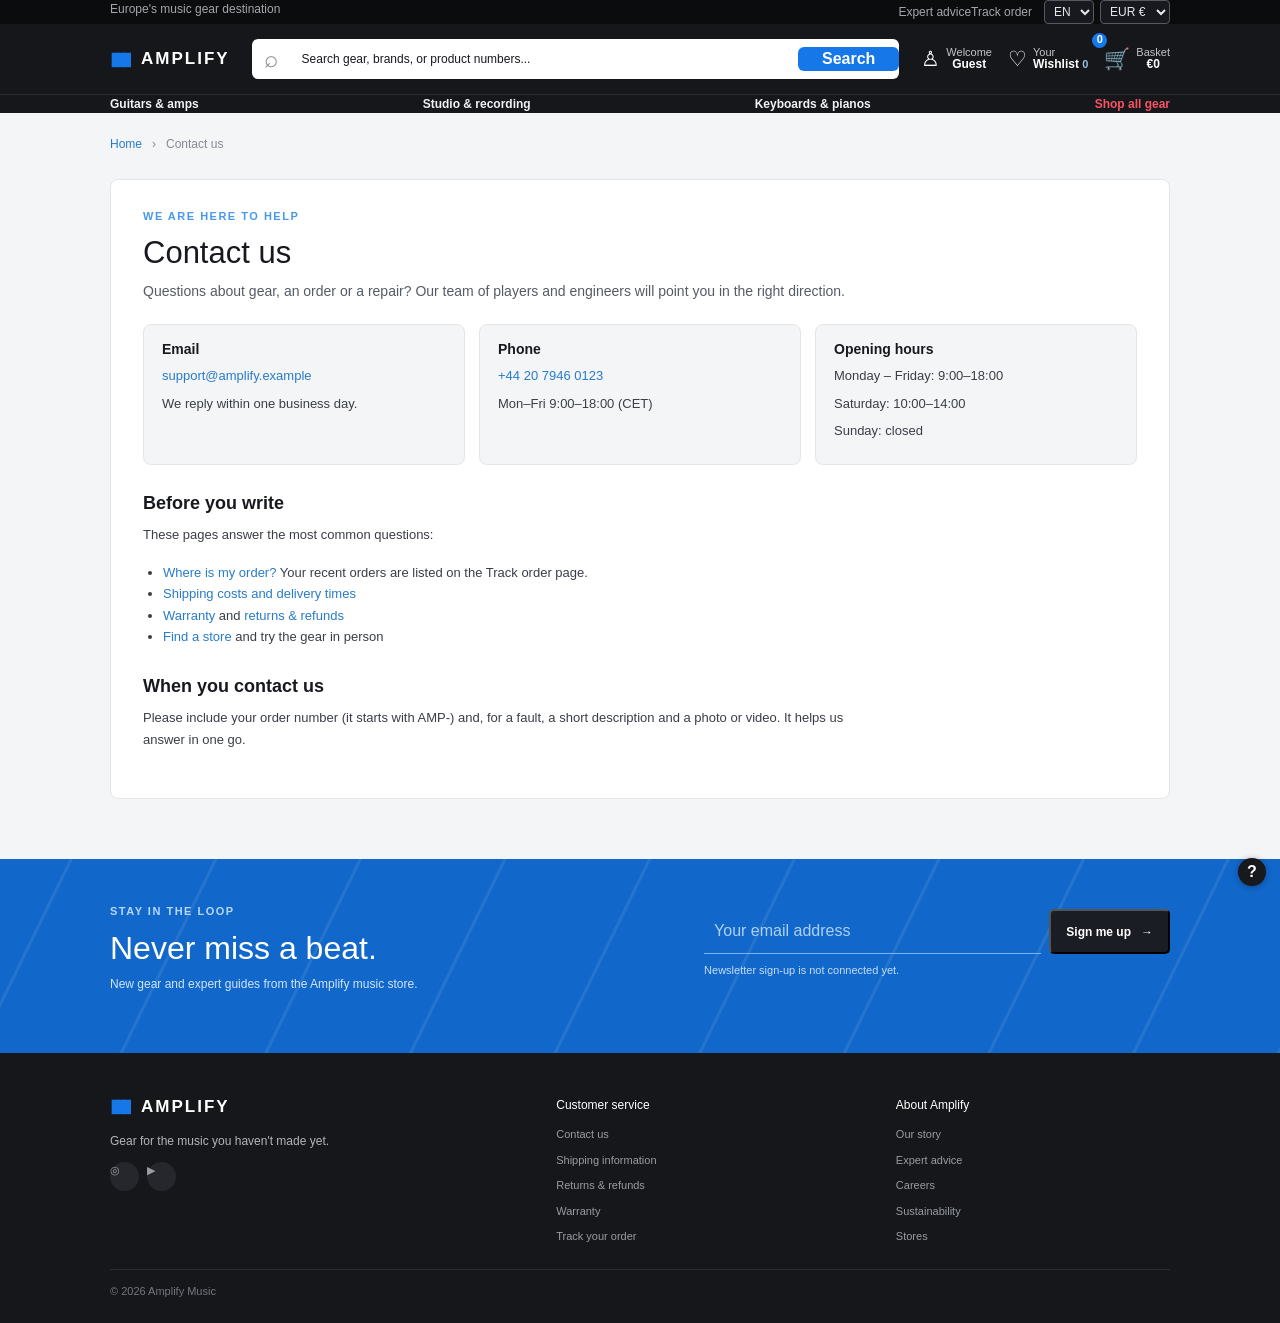
<file: contact.html>
<!doctype html>
<html lang="en"><head><meta charset="utf-8"><meta name="viewport" content="width=device-width, initial-scale=1"><meta name="theme-color" content="#111317"><meta name="description" content="Get in touch with the Amplify team about gear, orders, shipping and warranty."><title>Contact us — Amplify</title><link href="https://cdn.jsdelivr.net/npm/bootstrap@5.3.8/dist/css/bootstrap.min.css" rel="stylesheet" integrity="sha384-sRIl4kxILFvY47J16cr9ZwB07vP4J8+LH7qKQnuqkuIAvNWLzeN8tE5YBujZqJLB" crossorigin="anonymous">
  <link rel="stylesheet" href="style.css"><script src="https://cdn.jsdelivr.net/npm/bootstrap@5.3.8/dist/js/bootstrap.bundle.min.js" integrity="sha384-FKyoEForCGlyvwx9Hj09JcYn3nv7wiPVlz7YYwJrWVcXK/BmnVDxM+D2scQbITxI" crossorigin="anonymous" defer></script>
<script src="translations.js" defer></script><script src="script.js" defer></script></head>
<body><div class="topline"><div class="wrap topline-inner"><span>Europe's music gear destination</span><div><a href="index.html#support">Expert advice</a><a href="checkout.html#order-history">Track order</a><div class="locale-controls" aria-label="Language and currency"><label class="visually-hidden" for="language-select">Language</label><select id="language-select" aria-label="Language"><option value="en">EN</option><option value="ru">RU</option><option value="uk">UA</option></select><label class="visually-hidden" for="currency-select">Currency</label><select id="currency-select" aria-label="Currency" title="Indicative project exchange rates"><option value="EUR">EUR €</option><option value="USD">USD $</option><option value="UAH">UAH ₴</option></select></div></div></div></div>
<header class="site-header"><div class="wrap header-main"><button class="menu-toggle navbar-toggler navbar-dark" type="button" data-bs-toggle="collapse" data-bs-target="#mainNav" aria-controls="mainNav" aria-expanded="true" aria-label="Toggle navigation"><span class="navbar-toggler-icon"></span></button><a class="logo" href="index.html"><span class="soundmark">▮▮▮</span> AMPLIFY</a><form class="search" role="search"><label class="visually-hidden" for="search">Search products</label><span aria-hidden="true">⌕</span><input id="search" class="form-control" type="search" placeholder="Search gear, brands, or product numbers..."><button class="btn btn-primary px-4" type="submit">Search</button></form><nav class="quick-links d-flex align-items-center gap-3 ms-lg-auto" aria-label="Account"><button class="auth-trigger" type="button" data-bs-toggle="modal" data-bs-target="#authModal"><span>♙</span><small>Welcome<strong class="account-label">Guest</strong></small></button><a href="wishlist.html" class="wishlist-link"><span>♡</span><small>Your<strong>Wishlist <i class="wishlist-count">0</i></strong></small></a><button class="cart-trigger" type="button" data-bs-toggle="offcanvas" data-bs-target="#cartDrawer" aria-controls="cartDrawer"><span>🛒</span><small><i class="cart-count">0</i> Basket<strong class="cart-total">€0</strong></small></button></nav></div><nav class="category-nav collapse show" id="mainNav" aria-label="Main navigation"><div class="wrap nav-inner"><a href="catalog.html?category=guitar">Guitars & amps</a><a href="catalog.html?category=studio">Studio & recording</a><a href="catalog.html?category=keys">Keyboards & pianos</a><a class="sale-link" href="catalog.html">Shop all gear</a></div></nav></header>
<main class="info-main"><!-- Placeholder details (contacts, addresses, delivery times, policy terms): replace with your real information. --><div class="wrap breadcrumbs"><a href="index.html">Home</a><span>›</span><span>Contact us</span></div><section class="wrap info-page"><p class="eyebrow">WE ARE HERE TO HELP</p><h1>Contact us</h1><p class="info-lead">Questions about gear, an order or a repair? Our team of players and engineers will point you in the right direction.</p><div class="info-grid">
  <article class="info-card"><h3>Email</h3><p><a href="mailto:support@amplify.example">support@amplify.example</a></p><p>We reply within one business day.</p></article>
  <article class="info-card"><h3>Phone</h3><p><a href="tel:+442079460123">+44 20 7946 0123</a></p><p>Mon–Fri 9:00–18:00 (CET)</p></article>
  <article class="info-card"><h3>Opening hours</h3><p>Monday – Friday: 9:00–18:00</p><p>Saturday: 10:00–14:00</p><p>Sunday: closed</p></article>
</div>
<h2>Before you write</h2>
<p>These pages answer the most common questions:</p>
<ul>
  <li><a href="checkout.html#order-history">Where is my order?</a> Your recent orders are listed on the Track order page.</li>
  <li><a href="shipping.html">Shipping costs and delivery times</a></li>
  <li><a href="warranty.html">Warranty</a> and <a href="warranty.html#returns">returns &amp; refunds</a></li>
  <li><a href="stores.html">Find a store</a> and try the gear in person</li>
</ul>
<h2>When you contact us</h2>
<p>Please include your order number (it starts with AMP-) and, for a fault, a short description and a photo or video. It helps us answer in one go.</p></section></main>
<section class="newsletter"><div class="wrap newsletter-inner"><div><p class="eyebrow">STAY IN THE LOOP</p><h2>Never miss a beat.</h2><p>New gear and expert guides from the Amplify music store.</p></div><form id="newsletter-form"><label class="sr-only" for="email">Your email address</label><input id="email" type="email" required placeholder="Your email address"><button class="button dark">Sign me up <span>→</span></button><small>Newsletter sign-up is not connected yet.</small><p class="form-message" aria-live="polite"></p></form></div></section>
<footer id="footer"><div class="wrap footer-grid"><div class="footer-brand"><a class="logo" href="index.html"><span class="soundmark">▮▮▮</span> AMPLIFY</a><p>Gear for the music you haven't made yet.</p><div class="social"><a href="#instagram" aria-label="Instagram">◎</a><a href="#youtube" aria-label="YouTube">▶</a></div></div><div><h3>Customer service</h3><a href="contact.html">Contact us</a><a href="shipping.html">Shipping information</a><a href="warranty.html#returns">Returns & refunds</a><a href="warranty.html">Warranty</a><a href="checkout.html#order-history">Track your order</a></div><div><h3>About Amplify</h3><a href="about.html">Our story</a><a href="#footer">Expert advice</a><a href="#footer">Careers</a><a href="#footer">Sustainability</a><a href="stores.html">Stores</a></div></div><div class="wrap copyright">© 2026 Amplify Music</div></footer>
<div class="offcanvas offcanvas-end cart-drawer" tabindex="-1" id="cartDrawer" aria-labelledby="cartDrawerTitle"><div class="offcanvas-header drawer-heading"><div><p class="eyebrow">YOUR PICKS</p><h2 class="offcanvas-title" id="cartDrawerTitle">Your basket <span class="drawer-count"></span></h2></div><button type="button" class="btn-close" data-bs-dismiss="offcanvas" aria-label="Close basket"></button></div><div class="offcanvas-body d-flex flex-column"><div class="cart-items flex-grow-1"></div><div class="cart-summary"><p><span>Subtotal</span><strong class="drawer-total"></strong></p><a class="btn btn-primary w-100 checkout-link" href="checkout.html">Checkout →</a><a class="continue-shopping" href="catalog.html" data-bs-dismiss="offcanvas">Continue shopping</a></div></div></div>
<div class="modal fade" id="authModal" tabindex="-1" aria-labelledby="auth-title" aria-hidden="true"><div class="modal-dialog modal-dialog-centered"><div class="modal-content"><div class="modal-header border-0 pb-0"><a class="logo modal-logo" href="index.html"><span class="soundmark">▮▮▮</span> AMPLIFY</a><button type="button" class="btn-close" data-bs-dismiss="modal" aria-label="Close profile"></button></div><div class="modal-body pt-2"><p class="eyebrow">YOUR PROFILE</p><h2 id="auth-title">Your profile</h2><p>This profile is stored only in this browser. No password or real account is used.</p><form class="auth-form" id="register-form"><label>Your name<input class="form-control" type="text" name="name" autocomplete="name" required></label><label>Email address<input class="form-control" type="email" name="email" autocomplete="email" required></label><p class="auth-message" aria-live="polite"></p><button class="btn btn-primary w-100" type="submit">Save profile</button></form></div></div></div></div><div class="toast-container position-fixed bottom-0 end-0 p-3"><div id="appToast" class="toast text-bg-dark border-0" role="status" aria-live="polite" aria-atomic="true"><div class="d-flex"><div class="toast-body"></div><button type="button" class="btn-close btn-close-white me-2 m-auto" data-bs-dismiss="toast" aria-label="Close"></button></div></div></div><button class="help-button" aria-label="Help">?</button></body></html>
</file>
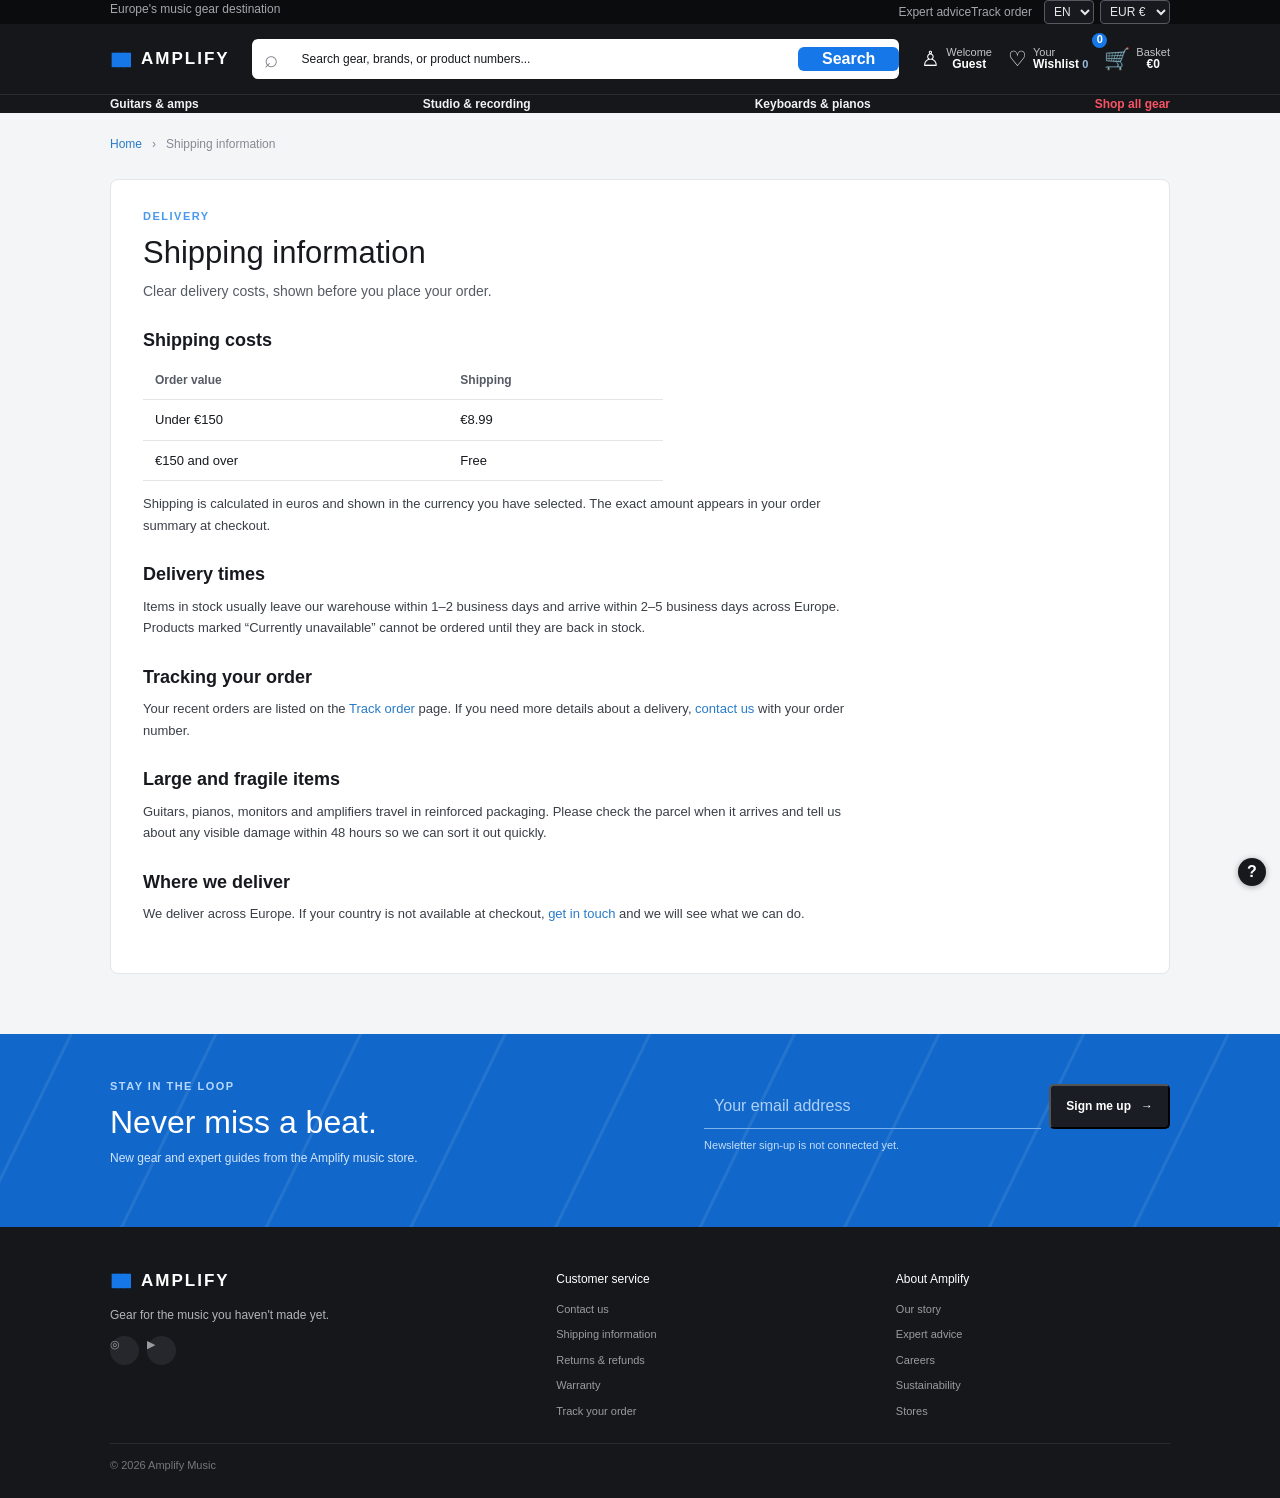
<file: shipping.html>
<!doctype html>
<html lang="en"><head><meta charset="utf-8"><meta name="viewport" content="width=device-width, initial-scale=1"><meta name="theme-color" content="#111317"><meta name="description" content="Delivery costs, delivery times and tracking for Amplify orders."><title>Shipping information — Amplify</title><link href="https://cdn.jsdelivr.net/npm/bootstrap@5.3.8/dist/css/bootstrap.min.css" rel="stylesheet" integrity="sha384-sRIl4kxILFvY47J16cr9ZwB07vP4J8+LH7qKQnuqkuIAvNWLzeN8tE5YBujZqJLB" crossorigin="anonymous">
  <link rel="stylesheet" href="style.css"><script src="https://cdn.jsdelivr.net/npm/bootstrap@5.3.8/dist/js/bootstrap.bundle.min.js" integrity="sha384-FKyoEForCGlyvwx9Hj09JcYn3nv7wiPVlz7YYwJrWVcXK/BmnVDxM+D2scQbITxI" crossorigin="anonymous" defer></script>
<script src="translations.js" defer></script><script src="script.js" defer></script></head>
<body><div class="topline"><div class="wrap topline-inner"><span>Europe's music gear destination</span><div><a href="index.html#support">Expert advice</a><a href="checkout.html#order-history">Track order</a><div class="locale-controls" aria-label="Language and currency"><label class="visually-hidden" for="language-select">Language</label><select id="language-select" aria-label="Language"><option value="en">EN</option><option value="ru">RU</option><option value="uk">UA</option></select><label class="visually-hidden" for="currency-select">Currency</label><select id="currency-select" aria-label="Currency" title="Indicative project exchange rates"><option value="EUR">EUR €</option><option value="USD">USD $</option><option value="UAH">UAH ₴</option></select></div></div></div></div>
<header class="site-header"><div class="wrap header-main"><button class="menu-toggle navbar-toggler navbar-dark" type="button" data-bs-toggle="collapse" data-bs-target="#mainNav" aria-controls="mainNav" aria-expanded="true" aria-label="Toggle navigation"><span class="navbar-toggler-icon"></span></button><a class="logo" href="index.html"><span class="soundmark">▮▮▮</span> AMPLIFY</a><form class="search" role="search"><label class="visually-hidden" for="search">Search products</label><span aria-hidden="true">⌕</span><input id="search" class="form-control" type="search" placeholder="Search gear, brands, or product numbers..."><button class="btn btn-primary px-4" type="submit">Search</button></form><nav class="quick-links d-flex align-items-center gap-3 ms-lg-auto" aria-label="Account"><button class="auth-trigger" type="button" data-bs-toggle="modal" data-bs-target="#authModal"><span>♙</span><small>Welcome<strong class="account-label">Guest</strong></small></button><a href="wishlist.html" class="wishlist-link"><span>♡</span><small>Your<strong>Wishlist <i class="wishlist-count">0</i></strong></small></a><button class="cart-trigger" type="button" data-bs-toggle="offcanvas" data-bs-target="#cartDrawer" aria-controls="cartDrawer"><span>🛒</span><small><i class="cart-count">0</i> Basket<strong class="cart-total">€0</strong></small></button></nav></div><nav class="category-nav collapse show" id="mainNav" aria-label="Main navigation"><div class="wrap nav-inner"><a href="catalog.html?category=guitar">Guitars & amps</a><a href="catalog.html?category=studio">Studio & recording</a><a href="catalog.html?category=keys">Keyboards & pianos</a><a class="sale-link" href="catalog.html">Shop all gear</a></div></nav></header>
<main class="info-main"><!-- Placeholder details (contacts, addresses, delivery times, policy terms): replace with your real information. --><div class="wrap breadcrumbs"><a href="index.html">Home</a><span>›</span><span>Shipping information</span></div><section class="wrap info-page"><p class="eyebrow">DELIVERY</p><h1>Shipping information</h1><p class="info-lead">Clear delivery costs, shown before you place your order.</p><h2>Shipping costs</h2>
<table class="info-table">
  <thead><tr><th>Order value</th><th>Shipping</th></tr></thead>
  <tbody>
    <tr><td>Under €150</td><td>€8.99</td></tr>
    <tr><td>€150 and over</td><td>Free</td></tr>
  </tbody>
</table>
<p>Shipping is calculated in euros and shown in the currency you have selected. The exact amount appears in your order summary at checkout.</p>
<h2>Delivery times</h2>
<p>Items in stock usually leave our warehouse within 1–2 business days and arrive within 2–5 business days across Europe. Products marked “Currently unavailable” cannot be ordered until they are back in stock.</p>
<h2>Tracking your order</h2>
<p>Your recent orders are listed on the <a href="checkout.html#order-history">Track order</a> page. If you need more details about a delivery, <a href="contact.html">contact us</a> with your order number.</p>
<h2>Large and fragile items</h2>
<p>Guitars, pianos, monitors and amplifiers travel in reinforced packaging. Please check the parcel when it arrives and tell us about any visible damage within 48 hours so we can sort it out quickly.</p>
<h2>Where we deliver</h2>
<p>We deliver across Europe. If your country is not available at checkout, <a href="contact.html">get in touch</a> and we will see what we can do.</p></section></main>
<section class="newsletter"><div class="wrap newsletter-inner"><div><p class="eyebrow">STAY IN THE LOOP</p><h2>Never miss a beat.</h2><p>New gear and expert guides from the Amplify music store.</p></div><form id="newsletter-form"><label class="sr-only" for="email">Your email address</label><input id="email" type="email" required placeholder="Your email address"><button class="button dark">Sign me up <span>→</span></button><small>Newsletter sign-up is not connected yet.</small><p class="form-message" aria-live="polite"></p></form></div></section>
<footer id="footer"><div class="wrap footer-grid"><div class="footer-brand"><a class="logo" href="index.html"><span class="soundmark">▮▮▮</span> AMPLIFY</a><p>Gear for the music you haven't made yet.</p><div class="social"><a href="#instagram" aria-label="Instagram">◎</a><a href="#youtube" aria-label="YouTube">▶</a></div></div><div><h3>Customer service</h3><a href="contact.html">Contact us</a><a href="shipping.html">Shipping information</a><a href="warranty.html#returns">Returns & refunds</a><a href="warranty.html">Warranty</a><a href="checkout.html#order-history">Track your order</a></div><div><h3>About Amplify</h3><a href="about.html">Our story</a><a href="#footer">Expert advice</a><a href="#footer">Careers</a><a href="#footer">Sustainability</a><a href="stores.html">Stores</a></div></div><div class="wrap copyright">© 2026 Amplify Music</div></footer>
<div class="offcanvas offcanvas-end cart-drawer" tabindex="-1" id="cartDrawer" aria-labelledby="cartDrawerTitle"><div class="offcanvas-header drawer-heading"><div><p class="eyebrow">YOUR PICKS</p><h2 class="offcanvas-title" id="cartDrawerTitle">Your basket <span class="drawer-count"></span></h2></div><button type="button" class="btn-close" data-bs-dismiss="offcanvas" aria-label="Close basket"></button></div><div class="offcanvas-body d-flex flex-column"><div class="cart-items flex-grow-1"></div><div class="cart-summary"><p><span>Subtotal</span><strong class="drawer-total"></strong></p><a class="btn btn-primary w-100 checkout-link" href="checkout.html">Checkout →</a><a class="continue-shopping" href="catalog.html" data-bs-dismiss="offcanvas">Continue shopping</a></div></div></div>
<div class="modal fade" id="authModal" tabindex="-1" aria-labelledby="auth-title" aria-hidden="true"><div class="modal-dialog modal-dialog-centered"><div class="modal-content"><div class="modal-header border-0 pb-0"><a class="logo modal-logo" href="index.html"><span class="soundmark">▮▮▮</span> AMPLIFY</a><button type="button" class="btn-close" data-bs-dismiss="modal" aria-label="Close profile"></button></div><div class="modal-body pt-2"><p class="eyebrow">YOUR PROFILE</p><h2 id="auth-title">Your profile</h2><p>This profile is stored only in this browser. No password or real account is used.</p><form class="auth-form" id="register-form"><label>Your name<input class="form-control" type="text" name="name" autocomplete="name" required></label><label>Email address<input class="form-control" type="email" name="email" autocomplete="email" required></label><p class="auth-message" aria-live="polite"></p><button class="btn btn-primary w-100" type="submit">Save profile</button></form></div></div></div></div><div class="toast-container position-fixed bottom-0 end-0 p-3"><div id="appToast" class="toast text-bg-dark border-0" role="status" aria-live="polite" aria-atomic="true"><div class="d-flex"><div class="toast-body"></div><button type="button" class="btn-close btn-close-white me-2 m-auto" data-bs-dismiss="toast" aria-label="Close"></button></div></div></div><button class="help-button" aria-label="Help">?</button></body></html>
</file>
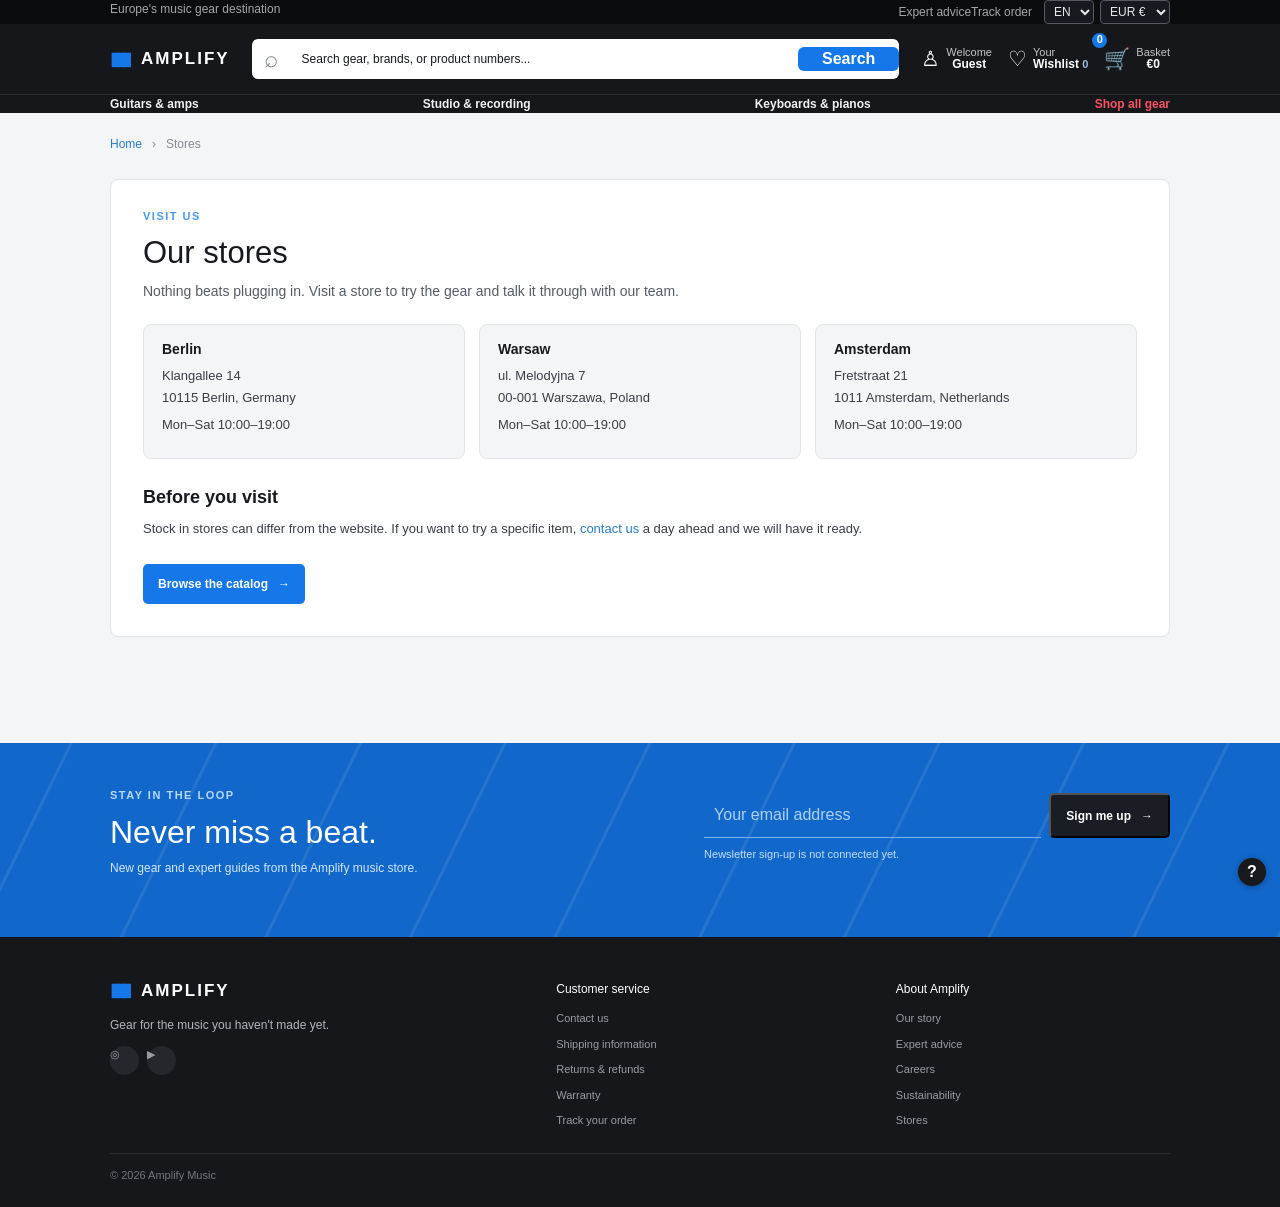
<file: stores.html>
<!doctype html>
<html lang="en"><head><meta charset="utf-8"><meta name="viewport" content="width=device-width, initial-scale=1"><meta name="theme-color" content="#111317"><meta name="description" content="Visit an Amplify store to try guitars, keyboards and studio gear in person."><title>Stores — Amplify</title><link href="https://cdn.jsdelivr.net/npm/bootstrap@5.3.8/dist/css/bootstrap.min.css" rel="stylesheet" integrity="sha384-sRIl4kxILFvY47J16cr9ZwB07vP4J8+LH7qKQnuqkuIAvNWLzeN8tE5YBujZqJLB" crossorigin="anonymous">
  <link rel="stylesheet" href="style.css"><script src="https://cdn.jsdelivr.net/npm/bootstrap@5.3.8/dist/js/bootstrap.bundle.min.js" integrity="sha384-FKyoEForCGlyvwx9Hj09JcYn3nv7wiPVlz7YYwJrWVcXK/BmnVDxM+D2scQbITxI" crossorigin="anonymous" defer></script>
<script src="translations.js" defer></script><script src="script.js" defer></script></head>
<body><div class="topline"><div class="wrap topline-inner"><span>Europe's music gear destination</span><div><a href="index.html#support">Expert advice</a><a href="checkout.html#order-history">Track order</a><div class="locale-controls" aria-label="Language and currency"><label class="visually-hidden" for="language-select">Language</label><select id="language-select" aria-label="Language"><option value="en">EN</option><option value="ru">RU</option><option value="uk">UA</option></select><label class="visually-hidden" for="currency-select">Currency</label><select id="currency-select" aria-label="Currency" title="Indicative project exchange rates"><option value="EUR">EUR €</option><option value="USD">USD $</option><option value="UAH">UAH ₴</option></select></div></div></div></div>
<header class="site-header"><div class="wrap header-main"><button class="menu-toggle navbar-toggler navbar-dark" type="button" data-bs-toggle="collapse" data-bs-target="#mainNav" aria-controls="mainNav" aria-expanded="true" aria-label="Toggle navigation"><span class="navbar-toggler-icon"></span></button><a class="logo" href="index.html"><span class="soundmark">▮▮▮</span> AMPLIFY</a><form class="search" role="search"><label class="visually-hidden" for="search">Search products</label><span aria-hidden="true">⌕</span><input id="search" class="form-control" type="search" placeholder="Search gear, brands, or product numbers..."><button class="btn btn-primary px-4" type="submit">Search</button></form><nav class="quick-links d-flex align-items-center gap-3 ms-lg-auto" aria-label="Account"><button class="auth-trigger" type="button" data-bs-toggle="modal" data-bs-target="#authModal"><span>♙</span><small>Welcome<strong class="account-label">Guest</strong></small></button><a href="wishlist.html" class="wishlist-link"><span>♡</span><small>Your<strong>Wishlist <i class="wishlist-count">0</i></strong></small></a><button class="cart-trigger" type="button" data-bs-toggle="offcanvas" data-bs-target="#cartDrawer" aria-controls="cartDrawer"><span>🛒</span><small><i class="cart-count">0</i> Basket<strong class="cart-total">€0</strong></small></button></nav></div><nav class="category-nav collapse show" id="mainNav" aria-label="Main navigation"><div class="wrap nav-inner"><a href="catalog.html?category=guitar">Guitars & amps</a><a href="catalog.html?category=studio">Studio & recording</a><a href="catalog.html?category=keys">Keyboards & pianos</a><a class="sale-link" href="catalog.html">Shop all gear</a></div></nav></header>
<main class="info-main"><!-- Placeholder details (contacts, addresses, delivery times, policy terms): replace with your real information. --><div class="wrap breadcrumbs"><a href="index.html">Home</a><span>›</span><span>Stores</span></div><section class="wrap info-page"><p class="eyebrow">VISIT US</p><h1>Our stores</h1><p class="info-lead">Nothing beats plugging in. Visit a store to try the gear and talk it through with our team.</p><div class="info-grid">
  <article class="info-card"><h3>Berlin</h3><p>Klangallee 14<br>10115 Berlin, Germany</p><p>Mon–Sat 10:00–19:00</p></article>
  <article class="info-card"><h3>Warsaw</h3><p>ul. Melodyjna 7<br>00-001 Warszawa, Poland</p><p>Mon–Sat 10:00–19:00</p></article>
  <article class="info-card"><h3>Amsterdam</h3><p>Fretstraat 21<br>1011 Amsterdam, Netherlands</p><p>Mon–Sat 10:00–19:00</p></article>
</div>
<h2>Before you visit</h2>
<p>Stock in stores can differ from the website. If you want to try a specific item, <a href="contact.html">contact us</a> a day ahead and we will have it ready.</p>
<div class="info-actions"><a class="button primary" href="catalog.html">Browse the catalog <span>→</span></a></div></section></main>
<section class="newsletter"><div class="wrap newsletter-inner"><div><p class="eyebrow">STAY IN THE LOOP</p><h2>Never miss a beat.</h2><p>New gear and expert guides from the Amplify music store.</p></div><form id="newsletter-form"><label class="sr-only" for="email">Your email address</label><input id="email" type="email" required placeholder="Your email address"><button class="button dark">Sign me up <span>→</span></button><small>Newsletter sign-up is not connected yet.</small><p class="form-message" aria-live="polite"></p></form></div></section>
<footer id="footer"><div class="wrap footer-grid"><div class="footer-brand"><a class="logo" href="index.html"><span class="soundmark">▮▮▮</span> AMPLIFY</a><p>Gear for the music you haven't made yet.</p><div class="social"><a href="#instagram" aria-label="Instagram">◎</a><a href="#youtube" aria-label="YouTube">▶</a></div></div><div><h3>Customer service</h3><a href="contact.html">Contact us</a><a href="shipping.html">Shipping information</a><a href="warranty.html#returns">Returns & refunds</a><a href="warranty.html">Warranty</a><a href="checkout.html#order-history">Track your order</a></div><div><h3>About Amplify</h3><a href="about.html">Our story</a><a href="#footer">Expert advice</a><a href="#footer">Careers</a><a href="#footer">Sustainability</a><a href="stores.html">Stores</a></div></div><div class="wrap copyright">© 2026 Amplify Music</div></footer>
<div class="offcanvas offcanvas-end cart-drawer" tabindex="-1" id="cartDrawer" aria-labelledby="cartDrawerTitle"><div class="offcanvas-header drawer-heading"><div><p class="eyebrow">YOUR PICKS</p><h2 class="offcanvas-title" id="cartDrawerTitle">Your basket <span class="drawer-count"></span></h2></div><button type="button" class="btn-close" data-bs-dismiss="offcanvas" aria-label="Close basket"></button></div><div class="offcanvas-body d-flex flex-column"><div class="cart-items flex-grow-1"></div><div class="cart-summary"><p><span>Subtotal</span><strong class="drawer-total"></strong></p><a class="btn btn-primary w-100 checkout-link" href="checkout.html">Checkout →</a><a class="continue-shopping" href="catalog.html" data-bs-dismiss="offcanvas">Continue shopping</a></div></div></div>
<div class="modal fade" id="authModal" tabindex="-1" aria-labelledby="auth-title" aria-hidden="true"><div class="modal-dialog modal-dialog-centered"><div class="modal-content"><div class="modal-header border-0 pb-0"><a class="logo modal-logo" href="index.html"><span class="soundmark">▮▮▮</span> AMPLIFY</a><button type="button" class="btn-close" data-bs-dismiss="modal" aria-label="Close profile"></button></div><div class="modal-body pt-2"><p class="eyebrow">YOUR PROFILE</p><h2 id="auth-title">Your profile</h2><p>This profile is stored only in this browser. No password or real account is used.</p><form class="auth-form" id="register-form"><label>Your name<input class="form-control" type="text" name="name" autocomplete="name" required></label><label>Email address<input class="form-control" type="email" name="email" autocomplete="email" required></label><p class="auth-message" aria-live="polite"></p><button class="btn btn-primary w-100" type="submit">Save profile</button></form></div></div></div></div><div class="toast-container position-fixed bottom-0 end-0 p-3"><div id="appToast" class="toast text-bg-dark border-0" role="status" aria-live="polite" aria-atomic="true"><div class="d-flex"><div class="toast-body"></div><button type="button" class="btn-close btn-close-white me-2 m-auto" data-bs-dismiss="toast" aria-label="Close"></button></div></div></div><button class="help-button" aria-label="Help">?</button></body></html>
</file>
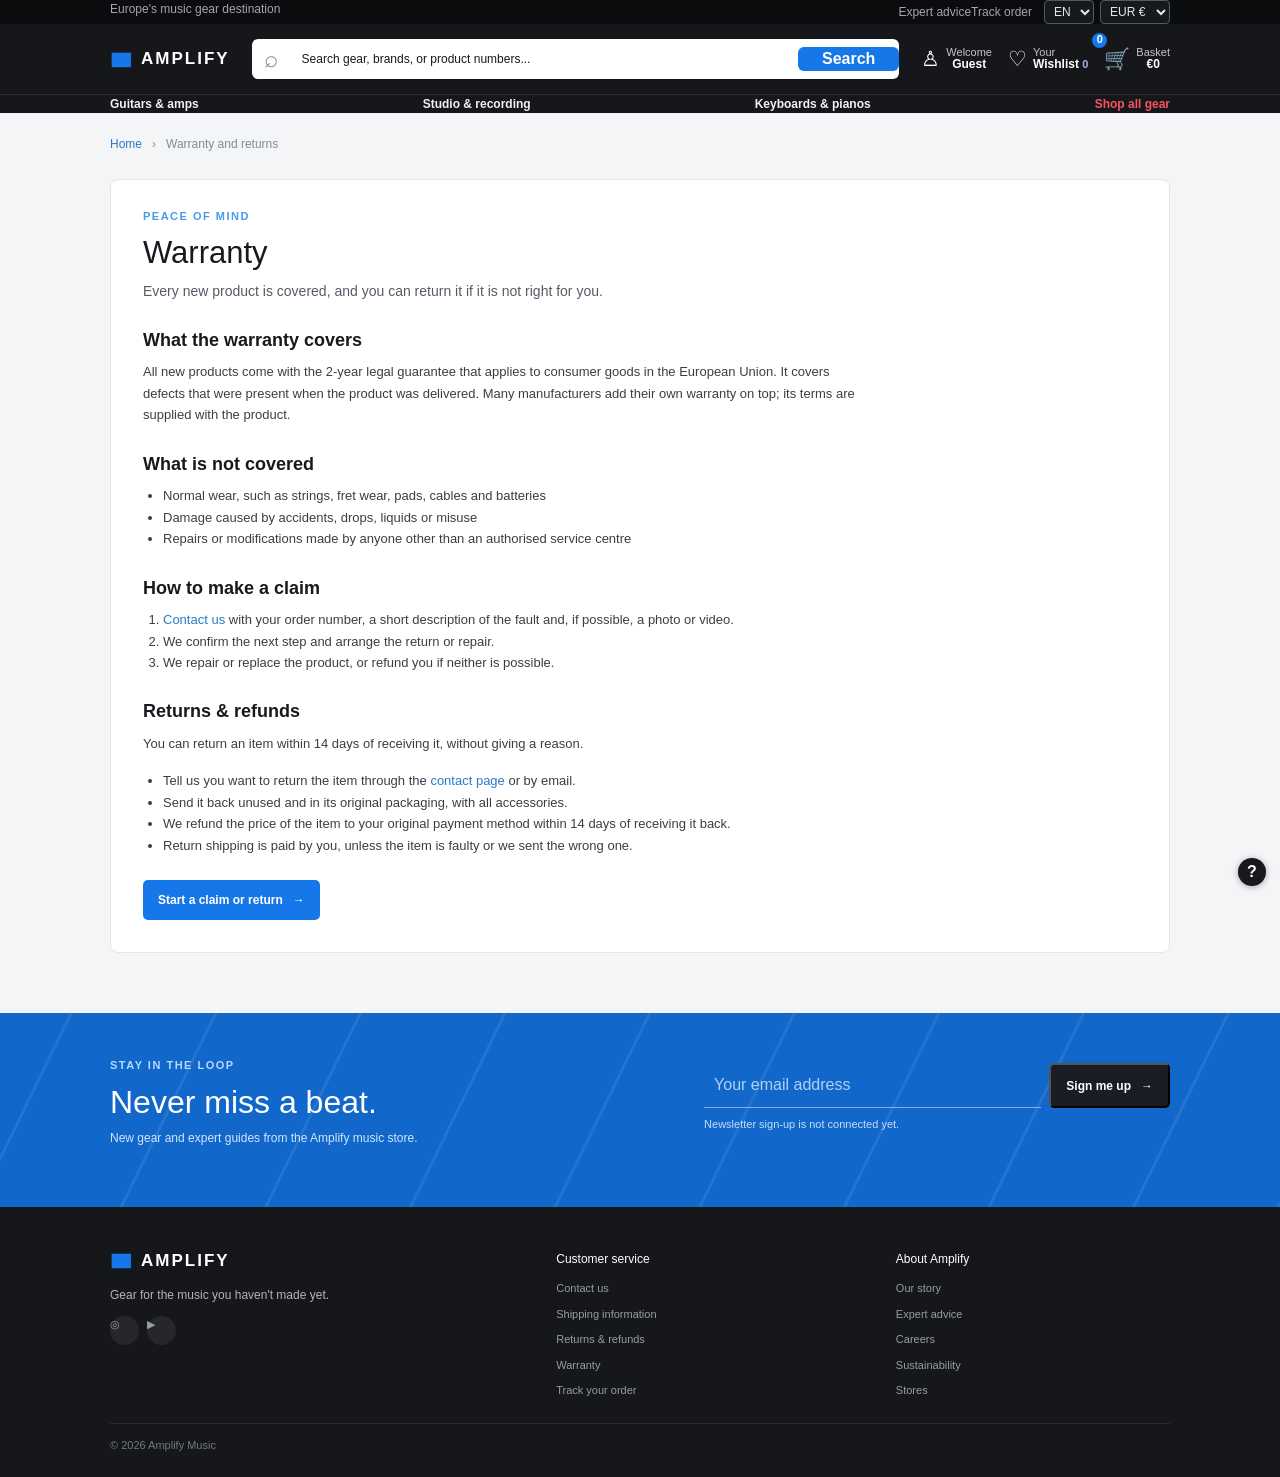
<file: warranty.html>
<!doctype html>
<html lang="en"><head><meta charset="utf-8"><meta name="viewport" content="width=device-width, initial-scale=1"><meta name="theme-color" content="#111317"><meta name="description" content="Warranty cover, how to make a claim, and how returns and refunds work at Amplify."><title>Warranty and returns — Amplify</title><link href="https://cdn.jsdelivr.net/npm/bootstrap@5.3.8/dist/css/bootstrap.min.css" rel="stylesheet" integrity="sha384-sRIl4kxILFvY47J16cr9ZwB07vP4J8+LH7qKQnuqkuIAvNWLzeN8tE5YBujZqJLB" crossorigin="anonymous">
  <link rel="stylesheet" href="style.css"><script src="https://cdn.jsdelivr.net/npm/bootstrap@5.3.8/dist/js/bootstrap.bundle.min.js" integrity="sha384-FKyoEForCGlyvwx9Hj09JcYn3nv7wiPVlz7YYwJrWVcXK/BmnVDxM+D2scQbITxI" crossorigin="anonymous" defer></script>
<script src="translations.js" defer></script><script src="script.js" defer></script></head>
<body><div class="topline"><div class="wrap topline-inner"><span>Europe's music gear destination</span><div><a href="index.html#support">Expert advice</a><a href="checkout.html#order-history">Track order</a><div class="locale-controls" aria-label="Language and currency"><label class="visually-hidden" for="language-select">Language</label><select id="language-select" aria-label="Language"><option value="en">EN</option><option value="ru">RU</option><option value="uk">UA</option></select><label class="visually-hidden" for="currency-select">Currency</label><select id="currency-select" aria-label="Currency" title="Indicative project exchange rates"><option value="EUR">EUR €</option><option value="USD">USD $</option><option value="UAH">UAH ₴</option></select></div></div></div></div>
<header class="site-header"><div class="wrap header-main"><button class="menu-toggle navbar-toggler navbar-dark" type="button" data-bs-toggle="collapse" data-bs-target="#mainNav" aria-controls="mainNav" aria-expanded="true" aria-label="Toggle navigation"><span class="navbar-toggler-icon"></span></button><a class="logo" href="index.html"><span class="soundmark">▮▮▮</span> AMPLIFY</a><form class="search" role="search"><label class="visually-hidden" for="search">Search products</label><span aria-hidden="true">⌕</span><input id="search" class="form-control" type="search" placeholder="Search gear, brands, or product numbers..."><button class="btn btn-primary px-4" type="submit">Search</button></form><nav class="quick-links d-flex align-items-center gap-3 ms-lg-auto" aria-label="Account"><button class="auth-trigger" type="button" data-bs-toggle="modal" data-bs-target="#authModal"><span>♙</span><small>Welcome<strong class="account-label">Guest</strong></small></button><a href="wishlist.html" class="wishlist-link"><span>♡</span><small>Your<strong>Wishlist <i class="wishlist-count">0</i></strong></small></a><button class="cart-trigger" type="button" data-bs-toggle="offcanvas" data-bs-target="#cartDrawer" aria-controls="cartDrawer"><span>🛒</span><small><i class="cart-count">0</i> Basket<strong class="cart-total">€0</strong></small></button></nav></div><nav class="category-nav collapse show" id="mainNav" aria-label="Main navigation"><div class="wrap nav-inner"><a href="catalog.html?category=guitar">Guitars & amps</a><a href="catalog.html?category=studio">Studio & recording</a><a href="catalog.html?category=keys">Keyboards & pianos</a><a class="sale-link" href="catalog.html">Shop all gear</a></div></nav></header>
<main class="info-main"><!-- Placeholder details (contacts, addresses, delivery times, policy terms): replace with your real information. --><div class="wrap breadcrumbs"><a href="index.html">Home</a><span>›</span><span>Warranty and returns</span></div><section class="wrap info-page"><p class="eyebrow">PEACE OF MIND</p><h1>Warranty</h1><p class="info-lead">Every new product is covered, and you can return it if it is not right for you.</p><h2>What the warranty covers</h2>
<p>All new products come with the 2-year legal guarantee that applies to consumer goods in the European Union. It covers defects that were present when the product was delivered. Many manufacturers add their own warranty on top; its terms are supplied with the product.</p>
<h2>What is not covered</h2>
<ul>
  <li>Normal wear, such as strings, fret wear, pads, cables and batteries</li>
  <li>Damage caused by accidents, drops, liquids or misuse</li>
  <li>Repairs or modifications made by anyone other than an authorised service centre</li>
</ul>
<h2>How to make a claim</h2>
<ol>
  <li><a href="contact.html">Contact us</a> with your order number, a short description of the fault and, if possible, a photo or video.</li>
  <li>We confirm the next step and arrange the return or repair.</li>
  <li>We repair or replace the product, or refund you if neither is possible.</li>
</ol>
<h2 id="returns">Returns &amp; refunds</h2>
<p>You can return an item within 14 days of receiving it, without giving a reason.</p>
<ul>
  <li>Tell us you want to return the item through the <a href="contact.html">contact page</a> or by email.</li>
  <li>Send it back unused and in its original packaging, with all accessories.</li>
  <li>We refund the price of the item to your original payment method within 14 days of receiving it back.</li>
  <li>Return shipping is paid by you, unless the item is faulty or we sent the wrong one.</li>
</ul>
<div class="info-actions"><a class="button primary" href="contact.html">Start a claim or return <span>→</span></a></div></section></main>
<section class="newsletter"><div class="wrap newsletter-inner"><div><p class="eyebrow">STAY IN THE LOOP</p><h2>Never miss a beat.</h2><p>New gear and expert guides from the Amplify music store.</p></div><form id="newsletter-form"><label class="sr-only" for="email">Your email address</label><input id="email" type="email" required placeholder="Your email address"><button class="button dark">Sign me up <span>→</span></button><small>Newsletter sign-up is not connected yet.</small><p class="form-message" aria-live="polite"></p></form></div></section>
<footer id="footer"><div class="wrap footer-grid"><div class="footer-brand"><a class="logo" href="index.html"><span class="soundmark">▮▮▮</span> AMPLIFY</a><p>Gear for the music you haven't made yet.</p><div class="social"><a href="#instagram" aria-label="Instagram">◎</a><a href="#youtube" aria-label="YouTube">▶</a></div></div><div><h3>Customer service</h3><a href="contact.html">Contact us</a><a href="shipping.html">Shipping information</a><a href="warranty.html#returns">Returns & refunds</a><a href="warranty.html">Warranty</a><a href="checkout.html#order-history">Track your order</a></div><div><h3>About Amplify</h3><a href="about.html">Our story</a><a href="#footer">Expert advice</a><a href="#footer">Careers</a><a href="#footer">Sustainability</a><a href="stores.html">Stores</a></div></div><div class="wrap copyright">© 2026 Amplify Music</div></footer>
<div class="offcanvas offcanvas-end cart-drawer" tabindex="-1" id="cartDrawer" aria-labelledby="cartDrawerTitle"><div class="offcanvas-header drawer-heading"><div><p class="eyebrow">YOUR PICKS</p><h2 class="offcanvas-title" id="cartDrawerTitle">Your basket <span class="drawer-count"></span></h2></div><button type="button" class="btn-close" data-bs-dismiss="offcanvas" aria-label="Close basket"></button></div><div class="offcanvas-body d-flex flex-column"><div class="cart-items flex-grow-1"></div><div class="cart-summary"><p><span>Subtotal</span><strong class="drawer-total"></strong></p><a class="btn btn-primary w-100 checkout-link" href="checkout.html">Checkout →</a><a class="continue-shopping" href="catalog.html" data-bs-dismiss="offcanvas">Continue shopping</a></div></div></div>
<div class="modal fade" id="authModal" tabindex="-1" aria-labelledby="auth-title" aria-hidden="true"><div class="modal-dialog modal-dialog-centered"><div class="modal-content"><div class="modal-header border-0 pb-0"><a class="logo modal-logo" href="index.html"><span class="soundmark">▮▮▮</span> AMPLIFY</a><button type="button" class="btn-close" data-bs-dismiss="modal" aria-label="Close profile"></button></div><div class="modal-body pt-2"><p class="eyebrow">YOUR PROFILE</p><h2 id="auth-title">Your profile</h2><p>This profile is stored only in this browser. No password or real account is used.</p><form class="auth-form" id="register-form"><label>Your name<input class="form-control" type="text" name="name" autocomplete="name" required></label><label>Email address<input class="form-control" type="email" name="email" autocomplete="email" required></label><p class="auth-message" aria-live="polite"></p><button class="btn btn-primary w-100" type="submit">Save profile</button></form></div></div></div></div><div class="toast-container position-fixed bottom-0 end-0 p-3"><div id="appToast" class="toast text-bg-dark border-0" role="status" aria-live="polite" aria-atomic="true"><div class="d-flex"><div class="toast-body"></div><button type="button" class="btn-close btn-close-white me-2 m-auto" data-bs-dismiss="toast" aria-label="Close"></button></div></div></div><button class="help-button" aria-label="Help">?</button></body></html>
</file>
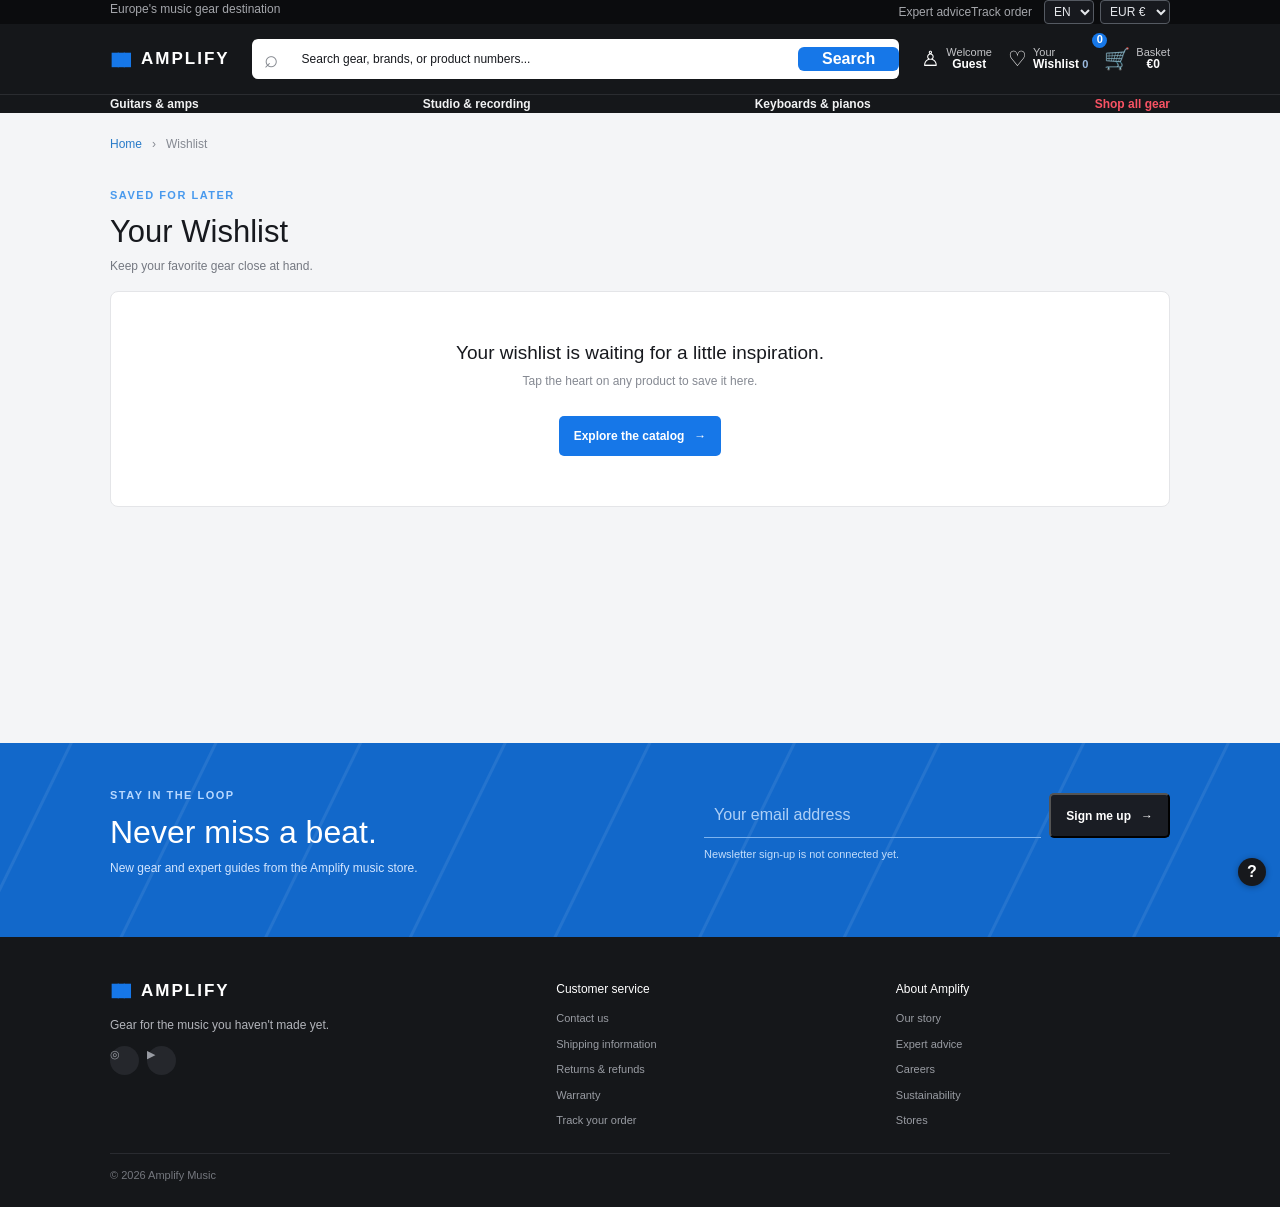
<file: wishlist.html>
<!doctype html>
<html lang="en"><head><meta charset="utf-8"><meta name="viewport" content="width=device-width, initial-scale=1"><meta name="theme-color" content="#111317"><title>Your Wishlist — Amplify</title><link href="https://cdn.jsdelivr.net/npm/bootstrap@5.3.8/dist/css/bootstrap.min.css" rel="stylesheet" integrity="sha384-sRIl4kxILFvY47J16cr9ZwB07vP4J8+LH7qKQnuqkuIAvNWLzeN8tE5YBujZqJLB" crossorigin="anonymous">
  <link rel="stylesheet" href="style.css"><script src="https://cdn.jsdelivr.net/npm/bootstrap@5.3.8/dist/js/bootstrap.bundle.min.js" integrity="sha384-FKyoEForCGlyvwx9Hj09JcYn3nv7wiPVlz7YYwJrWVcXK/BmnVDxM+D2scQbITxI" crossorigin="anonymous" defer></script>
<script src="translations.js" defer></script><script src="script.js" defer></script></head>
<body><div class="topline"><div class="wrap topline-inner"><span>Europe's music gear destination</span><div><a href="index.html#support">Expert advice</a><a href="checkout.html#order-history">Track order</a><div class="locale-controls" aria-label="Language and currency"><label class="visually-hidden" for="language-select">Language</label><select id="language-select" aria-label="Language"><option value="en">EN</option><option value="ru">RU</option><option value="uk">UA</option></select><label class="visually-hidden" for="currency-select">Currency</label><select id="currency-select" aria-label="Currency" title="Indicative project exchange rates"><option value="EUR">EUR €</option><option value="USD">USD $</option><option value="UAH">UAH ₴</option></select></div></div></div></div>
<header class="site-header"><div class="wrap header-main"><button class="menu-toggle navbar-toggler navbar-dark" type="button" data-bs-toggle="collapse" data-bs-target="#mainNav" aria-controls="mainNav" aria-expanded="true" aria-label="Toggle navigation"><span class="navbar-toggler-icon"></span></button><a class="logo" href="index.html"><span class="soundmark">▮▮▮</span> AMPLIFY</a><form class="search" role="search"><label class="visually-hidden" for="search">Search products</label><span aria-hidden="true">⌕</span><input id="search" class="form-control" type="search" placeholder="Search gear, brands, or product numbers..."><button class="btn btn-primary px-4" type="submit">Search</button></form><nav class="quick-links d-flex align-items-center gap-3 ms-lg-auto" aria-label="Account"><button class="auth-trigger" type="button" data-bs-toggle="modal" data-bs-target="#authModal"><span>♙</span><small>Welcome<strong class="account-label">Guest</strong></small></button><a href="wishlist.html" class="wishlist-link"><span>♡</span><small>Your<strong>Wishlist <i class="wishlist-count">0</i></strong></small></a><button class="cart-trigger" type="button" data-bs-toggle="offcanvas" data-bs-target="#cartDrawer" aria-controls="cartDrawer"><span>🛒</span><small><i class="cart-count">0</i> Basket<strong class="cart-total">€0</strong></small></button></nav></div><nav class="category-nav collapse show" id="mainNav" aria-label="Main navigation"><div class="wrap nav-inner"><a href="catalog.html?category=guitar">Guitars & amps</a><a href="catalog.html?category=studio">Studio & recording</a><a href="catalog.html?category=keys">Keyboards & pianos</a><a class="sale-link" href="catalog.html">Shop all gear</a></div></nav></header>
<main class="wishlist-main"><div class="wrap breadcrumbs"><a href="index.html">Home</a><span>›</span><span>Wishlist</span></div><section class="wrap wishlist-content"><p class="eyebrow">SAVED FOR LATER</p><h1>Your Wishlist <span class="wishlist-page-count"></span></h1><p class="wishlist-subtitle">Keep your favorite gear close at hand.</p><div class="row g-3 product-grid wishlist-grid" id="wishlist-grid"></div><div class="wishlist-empty" hidden><h2>Your wishlist is waiting for a little inspiration.</h2><p>Tap the heart on any product to save it here.</p><a class="button primary" href="catalog.html">Explore the catalog <span>→</span></a></div></section></main>
<section class="newsletter"><div class="wrap newsletter-inner"><div><p class="eyebrow">STAY IN THE LOOP</p><h2>Never miss a beat.</h2><p>New gear and expert guides from the Amplify music store.</p></div><form id="newsletter-form"><label class="sr-only" for="email">Your email address</label><input id="email" type="email" required placeholder="Your email address"><button class="button dark">Sign me up <span>→</span></button><small>Newsletter sign-up is not connected yet.</small><p class="form-message" aria-live="polite"></p></form></div></section>
<footer id="footer"><div class="wrap footer-grid"><div class="footer-brand"><a class="logo" href="index.html"><span class="soundmark">▮▮▮</span> AMPLIFY</a><p>Gear for the music you haven't made yet.</p><div class="social"><a href="#instagram" aria-label="Instagram">◎</a><a href="#youtube" aria-label="YouTube">▶</a></div></div><div><h3>Customer service</h3><a href="contact.html">Contact us</a><a href="shipping.html">Shipping information</a><a href="warranty.html#returns">Returns & refunds</a><a href="warranty.html">Warranty</a><a href="checkout.html#order-history">Track your order</a></div><div><h3>About Amplify</h3><a href="about.html">Our story</a><a href="#footer">Expert advice</a><a href="#footer">Careers</a><a href="#footer">Sustainability</a><a href="stores.html">Stores</a></div></div><div class="wrap copyright">© 2026 Amplify Music</div></footer>
<div class="offcanvas offcanvas-end cart-drawer" tabindex="-1" id="cartDrawer" aria-labelledby="cartDrawerTitle"><div class="offcanvas-header drawer-heading"><div><p class="eyebrow">YOUR PICKS</p><h2 class="offcanvas-title" id="cartDrawerTitle">Your basket <span class="drawer-count"></span></h2></div><button type="button" class="btn-close" data-bs-dismiss="offcanvas" aria-label="Close basket"></button></div><div class="offcanvas-body d-flex flex-column"><div class="cart-items flex-grow-1"></div><div class="cart-summary"><p><span>Subtotal</span><strong class="drawer-total"></strong></p><a class="btn btn-primary w-100 checkout-link" href="checkout.html">Checkout →</a><a class="continue-shopping" href="catalog.html" data-bs-dismiss="offcanvas">Continue shopping</a></div></div></div>
<div class="modal fade" id="authModal" tabindex="-1" aria-labelledby="auth-title" aria-hidden="true"><div class="modal-dialog modal-dialog-centered"><div class="modal-content"><div class="modal-header border-0 pb-0"><a class="logo modal-logo" href="index.html"><span class="soundmark">▮▮▮</span> AMPLIFY</a><button type="button" class="btn-close" data-bs-dismiss="modal" aria-label="Close profile"></button></div><div class="modal-body pt-2"><p class="eyebrow">YOUR PROFILE</p><h2 id="auth-title">Your profile</h2><p>This profile is stored only in this browser. No password or real account is used.</p><form class="auth-form" id="register-form"><label>Your name<input class="form-control" type="text" name="name" autocomplete="name" required></label><label>Email address<input class="form-control" type="email" name="email" autocomplete="email" required></label><p class="auth-message" aria-live="polite"></p><button class="btn btn-primary w-100" type="submit">Save profile</button></form></div></div></div></div><div class="toast-container position-fixed bottom-0 end-0 p-3"><div id="appToast" class="toast text-bg-dark border-0" role="status" aria-live="polite" aria-atomic="true"><div class="d-flex"><div class="toast-body"></div><button type="button" class="btn-close btn-close-white me-2 m-auto" data-bs-dismiss="toast" aria-label="Close"></button></div></div></div><button class="help-button" aria-label="Help">?</button></body></html>
</file>
<file: style.css>
:root {
  --bs-body-bg: #121418;
  --bs-body-color: #17191e;
  --bs-primary: #1677e8;
  --bs-primary-rgb: 22,119,232;
  --bs-dark: #1a1d24;
  --bs-dark-rgb: 26,29,36;
  --bs-link-color: #64aaff;
  --bs-link-hover-color: #9bcaff;
  --amplify-ink: #17191e;
  --amplify-muted: #858992;
  --amplify-line: #e4e5e8;
  --amplify-pale: #f4f5f7;
}

body {
  font-family: Arial,Helvetica,sans-serif;
  background: #fff;
  color: var(--amplify-ink);
}

a {
  text-decoration: none;
}

.wrap {
  width: min(1060px,calc(100% - 48px));
  margin-inline: auto;
}

.btn-primary {
  --bs-btn-bg: var(--bs-primary);
  --bs-btn-border-color: var(--bs-primary);
  --bs-btn-hover-bg: #0863cc;
  --bs-btn-hover-border-color: #0863cc;
}

.topline {
  background: #0b0c0e;
  color: #a4a6ab;
  font-size: 12px;
}

.topline a {
  color: inherit;
}

.topline-inner {
  display: flex;
  justify-content: space-between;
}

.site-header {
  background: #15171a;
  color: #fff;
}

.navbar {
  min-height: 70px;
}

.header-main {
  display: flex;
  align-items: center;
  gap: 22px;
  min-height: 70px;
}

.logo {
  display: inline-flex;
  align-items: center;
  gap: 9px;
  color: #fff!important;
  font-size: 17px;
  font-weight: 700;
  letter-spacing: 2px;
  white-space: nowrap;
}

.soundmark {
  color: var(--bs-primary);
  font-size: 18px;
  letter-spacing: -4px;
  margin-right: 4px;
}

.search {
  height: 40px;
  flex: 1;
  min-width: 180px;
  display: flex;
  align-items: center;
  border-radius: 6px;
  overflow: hidden;
  background: #fff;
}

.search>span {
  color: #858990;
  font-size: 24px;
  padding: 0 12px;
}

.search input {
  background-color: #fff!important;
  color: #17191e!important;
  -webkit-text-fill-color: #17191e;
  border: 0;
  border-radius: 0;
  box-shadow: none!important;
  font-size: 12px;
}

.search input.form-control {
  background-color: #fff!important;
  color: #17191e!important;
  -webkit-text-fill-color: #17191e!important;
  opacity: 1;
}

.search input::placeholder {
  color: #70757d!important;
  opacity: 1;
}

.locale-controls {
  display: inline-flex;
  align-items: center;
  gap: 6px;
  margin-left: 12px;
}

.locale-controls select {
  color: #e5e7eb;
  background: #17191e;
  border: 1px solid #555a62;
  border-radius: 4px;
  padding: 3px 5px;
  font: inherit;
  font-size: 12px;
}

.locale-controls select:focus-visible {
  outline: 2px solid #64aaff;
  outline-offset: 2px;
}

.quick-links button,.quick-links a {
  font: inherit;
  color: #fff;
  border: 0;
  background: transparent;
  padding: 0;
  display: flex;
  gap: 6px;
  align-items: center;
  position: relative;
  cursor: pointer;
}

.modal-content {
  color: #f1f3f5;
}

.modal-content p:not(.eyebrow),.modal-content label {
  color: #d5d9df;
}

.modal-content .btn-close {
  filter: invert(1);
}

.auth-form input {
  color: #17191e;
  background: #fff;
}

.quick-links>button>span,.quick-links>a>span {
  font-size: 21px;
}

.quick-links small {
  display: grid;
  font-size: 11px;
  color: #c4c5c8;
  line-height: 1.1;
}

.quick-links strong {
  font-size: 12px;
  color: white;
}

.cart-count {
  position: absolute;
  top: -10px;
  left: -12px;
  width: 15px;
  height: 15px;
  border-radius: 50%;
  background: var(--bs-primary);
  font-style: normal;
  text-align: center;
  color: white;
  font-weight: 700;
}

.wishlist-count {
  font-style: normal;
  color: #9bbbe1;
  font-size: 11px;
}

.logout-trigger {
  font-size: 11px;
  border: 1px solid #575a60!important;
  border-radius: 4px;
  padding: 5px 7px!important;
}

.category-nav {
  border-top: 1px solid #2a2c30;
}

.category-nav nav,.nav-inner {
  display: flex;
  align-items: center;
  justify-content: space-between;
  gap: 10px;
}

.category-nav a {
  color: #f1f2f3;
  font-size: 12px;
  font-weight: 600;
}

.category-nav a:hover {
  color: #8fc2ff;
}

.sale-link {
  color: #fa5364!important;
}

.menu-toggle {
  display: none;
}

.hero {
  min-height: 460px;
  color: #fff;
  position: relative;
  overflow: hidden;
  background: linear-gradient(90deg,rgba(8,9,11,.97),rgba(8,9,11,.72) 42%,rgba(8,9,11,.16)),url('https://images.unsplash.com/photo-1506157786151-b8491531f063?auto=format&fit=crop&w=2000&q=85') center 43%/cover,#101114;
}

.hero-content {
  position: relative;
  padding-top: 60px;
  padding-bottom: 20px;
}

.eyebrow {
  color: #4899ed;
  font-size: 11px;
  letter-spacing: 1.5px;
  font-weight: 700;
  margin: 0 0 9px;
}

.hero h1 {
  font-size: clamp(44px,6vw,64px);
  line-height: 1.02;
  letter-spacing: -2.6px;
  font-weight: 500;
  margin: 0 0 17px;
}

.hero-copy {
  max-width: 440px;
  color: #c7c8cc;
  font-size: 14px;
  margin-bottom: 24px;
}

.vertical-note {
  position: absolute;
  right: 20px;
  top: 48%;
  writing-mode: vertical-rl;
  font-size: 11px;
  letter-spacing: 2px;
  color: #a7a9ad;
}

.benefits {
  background: white;
  border-bottom: 1px solid var(--amplify-line);
}

.benefit {
  display: flex;
  align-items: center;
  gap: 11px;
}

.benefit-icon {
  display: grid;
  place-items: center;
  flex: 0 0 36px;
  height: 36px;
  border-radius: 50%;
  background: #eff6fd;
  color: #3989dc;
  font-size: 21px;
}

.benefit strong,.benefit small {
  display: block;
}

.benefit strong {
  font-size: 12px;
}

.benefit small {
  font-size: 11px;
  color: var(--amplify-muted);
  margin-top: 3px;
}

.section-gray {
  background: var(--amplify-pale);
}

.discovery h2,.bestsellers h2,.brands h2 {
  font-size: 28px;
  line-height: 1.2;
  letter-spacing: -.8px;
  font-weight: 500;
  margin: 0;
}

.text-link {
  color: #2378cc;
  font-size: 12px;
  font-weight: 700;
}

.text-link span {
  font-size: 17px;
  margin-left: 8px;
}

.category-card {
  height: 116px;
  border: 1px solid #dadce0;
  border-radius: 9px;
  padding: 14px;
  background-size: cover;
  background-position: center;
  position: relative;
  overflow: hidden;
  color: #17191e;
}

.category-card:before {
  content: "";
  position: absolute;
  inset: 0;
  background: linear-gradient(90deg,rgba(255,255,255,.98),rgba(255,255,255,.74) 44%,rgba(255,255,255,.03));
}

.category-card>span,.category-card>b {
  position: relative;
}

.category-card>span {
  font-size: 12px;
}

.category-card small {
  display: block;
  color: #92969b;
  font-size: 11px;
  margin-top: 7px;
}

.category-card>b {
  display: grid;
  place-items: center;
  width: 25px;
  height: 25px;
  border-radius: 50%;
  background: #fff;
  color: #17191e;
}

.guitar {
  background-image: url('https://images.unsplash.com/photo-1564186763535-ebb21ef5277f?auto=format&fit=crop&w=700&q=80');
}

.synth {
  background-image: url('https://images.unsplash.com/photo-1593078166039-c987c1e2b7b0?auto=format&fit=crop&w=700&q=80');
}

.studio {
  background-image: url('https://images.unsplash.com/photo-1598488035139-bdbb2231ce04?auto=format&fit=crop&w=700&q=80');
}

.promo {
  height: 216px;
  border-radius: 9px;
  padding: 35px 26px;
  color: #fff;
  background-size: cover;
  background-position: center;
  position: relative;
  overflow: hidden;
}

.promo:before {
  content: "";
  position: absolute;
  inset: 0;
  background: linear-gradient(90deg,rgba(9,10,13,.91),rgba(9,10,13,.28));
}

.promo>* {
  position: relative;
}

.promo h2 {
  font-size: 30px;
  line-height: 1.05;
  font-weight: 500;
  margin: 0 0 8px;
}

.promo p:not(.eyebrow) {
  font-size: 12px;
  color: #ddd;
}

.studio-promo {
  background-image: url('https://images.unsplash.com/photo-1598488035139-bdbb2231ce04?auto=format&fit=crop&w=1100&q=80');
}

.guitar-promo {
  background-image: url('https://images.unsplash.com/photo-1564186763535-ebb21ef5277f?auto=format&fit=crop&w=900&q=80');
}

.filters {
  padding: 3px;
  background: #f0f1f3;
  border-radius: 7px;
}

.filters .btn {
  border: 0;
  font-size: 12px;
  color: #6c7078;
}

.filters .btn.active {
  background: #fff;
  color: #1975d2;
  box-shadow: 0 1px 4px #0001;
}

.product-card {
  border: 1px solid var(--amplify-line);
  border-radius: 8px;
  overflow: hidden;
  background: #fff;
  color: var(--amplify-ink);
  height: 100%;
  transition: box-shadow .2s,transform .2s;
}

.product-card:hover {
  box-shadow: 0 8px 24px #20273514;
  transform: translateY(-2px);
}

.product-image {
  height: 165px;
  background-size: cover;
  background-position: center;
  position: relative;
  background-color: #f2f3f5;
}

.product-image img {
  width: 100%;
  height: 100%;
  object-fit: cover;
  display: block;
}

.tag {
  position: absolute;
  left: 11px;
  top: 11px;
  background: #15171a;
  color: #fff;
  border-radius: 3px;
  padding: 5px 7px;
  font-size: 11px;
  font-weight: 700;
  letter-spacing: .5px;
}

.favorite {
  position: absolute;
  right: 9px;
  top: 9px;
  width: 29px;
  height: 29px;
  border: 0;
  border-radius: 50%;
  background: #fff;
  font-size: 18px;
  cursor: pointer;
  color: #858990;
}

.favorite.selected {
  color: #ed5364;
}

.product-info {
  padding: 13px;
}

.brand {
  font-size: 11px;
  letter-spacing: 1px;
  color: #8a8e95;
  font-weight: 700;
  margin-bottom: 5px;
}

.product-info h3 {
  font-size: 12px;
  line-height: 1.4;
  font-weight: 500;
  min-height: 31px;
  margin: 0;
}

.rating {
  font-size: 11px;
  margin: 9px 0;
  color: #5e6268;
}

.rating small {
  color: #999;
}

.price {
  font-size: 19px;
  font-weight: 700;
}

.stock {
  font-size: 11px;
  color: #26875a;
  font-weight: 600;
  margin: 5px 0 10px;
}

.stock:before {
  content: "●";
  font-size: 11px;
  margin-right: 5px;
  color: #39b879;
}

.add-cart {
  width: 100%;
  font-size: 12px;
  font-weight: 700;
}

.brands .brand-list {
  border-top: 1px solid #dedfe2;
  border-bottom: 1px solid #dedfe2;
  color: #85878b;
  font-size: 15px;
  font-weight: 700;
}

.brand-list span:first-child {
  font-family: Georgia,serif;
  font-style: italic;
  font-size: 20px;
}

.newsletter {
  padding: 44px 0;
  color: white;
  background: #1268ca repeating-linear-gradient(116deg,transparent 0 62px,rgba(255,255,255,.08) 63px 65px,transparent 66px 130px);
}

.newsletter .eyebrow {
  color: #b7d8ff;
}

.newsletter h2 {
  font-size: 32px;
}

.newsletter p:not(.eyebrow) {
  font-size: 12px;
  color: #d2e5ff;
}

.newsletter .form-control {
  background: transparent;
  color: #fff;
  border: 0;
  border-bottom: 1px solid #7cb3ef;
  border-radius: 0;
}

.newsletter .form-control::placeholder {
  color: #aed0f7;
}

.newsletter small {
  font-size: 11px;
  color: #c3ddfa;
}

footer {
  padding: 40px 0 24px;
  background: #15171a;
  color: #b3b5bb;
}

footer .logo {
  color: white!important;
}

.footer-brand p {
  font-size: 12px;
  margin: 12px 0;
}

.social {
  display: flex;
  gap: 8px;
}

.social a {
  width: 29px;
  height: 29px;
  border-radius: 50%;
  background: #25272c;
  display: grid;
  place-items: center;
  color: white;
}

.footer-grid h3,footer h3 {
  color: #fff;
  font-size: 12px;
  margin: 5px 0 14px;
}

.footer-grid a:not(.logo),footer .container>div>a:not(.logo) {
  display: block;
  font-size: 11px;
  color: #999ca3;
  margin-bottom: 9px;
}

.copyright {
  border-top: 1px solid #292b30;
  padding-top: 13px;
  margin-top: 15px;
  font-size: 11px;
  color: #74777e;
}

.toast-container {
  z-index: 1090;
}

.modal-content {
  color: #f1f3f5;
  background: #17191e;
  border: 0;
  border-radius: 10px;
}

.modal-content p:not(.eyebrow),.modal-content label {
  color: #d5d9df;
}

.modal-content .form-control {
  background: #fff;
  color: #17191e;
}

.modal-logo {
  font-size: 15px;
}

.modal-body h2 {
  font-size: 24px;
  margin: 0 0 17px;
  font-weight: 600;
}

.auth-form label {
  display: grid;
  gap: 6px;
  font-size: 12px;
  font-weight: 600;
  margin: 12px 0;
}

.auth-message {
  min-height: 15px;
  font-size: 12px;
  color: #bb3543;
  margin: 7px 0;
}

.offcanvas {
  color: var(--amplify-ink);
}

.cart-drawer {
  --bs-offcanvas-bg: #fff;
  --bs-offcanvas-color: var(--amplify-ink);
  width: min(440px,100%)!important;
}

.drawer-heading .eyebrow {
  margin: 0 0 4px;
}

.drawer-heading h2 {
  font-size: 20px;
  font-weight: 600;
  margin: 0;
}

.drawer-count {
  font-size: 14px;
  color: var(--amplify-muted);
  font-weight: 400;
}

.cart-line {
  display: grid;
  grid-template-columns: 72px 1fr auto;
  gap: 12px;
  padding: 16px 0;
  border-bottom: 1px solid var(--amplify-line);
}

.cart-line img,.checkout-item img {
  width: 72px;
  height: 72px;
  object-fit: cover;
  border-radius: 5px;
  background: var(--amplify-pale);
}

.cart-line-info {
  display: flex;
  flex-direction: column;
  align-items: flex-start;
  gap: 4px;
  min-width: 0;
}

.cart-line-info>strong {
  font-size: 12px;
}

.cart-line-info>small {
  font-size: 11px;
  color: var(--amplify-muted);
}

.quantity-control {
  display: flex;
  align-items: center;
  gap: 12px;
  border: 1px solid var(--amplify-line);
  border-radius: 4px;
  margin-top: 5px;
}

.quantity-control button {
  width: 25px;
  height: 24px;
  border: 0;
  background: #f5f6f8;
}

.cart-line-price {
  display: flex;
  flex-direction: column;
  align-items: flex-end;
  justify-content: space-between;
}

.cart-line-price strong {
  font-size: 12px;
}

.cart-line-price button {
  border: 0;
  background: transparent;
  color: #888c94;
  font-size: 11px;
  text-decoration: underline;
}

.cart-summary {
  border-top: 1px solid var(--amplify-line);
  padding-top: 14px;
}

.cart-summary>p {
  display: flex;
  justify-content: space-between;
  margin: 0 0 5px;
  font-size: 12px;
}

.continue-shopping {
  display: block;
  text-align: center;
  color: #287bc9;
  font-size: 12px;
  padding: 8px;
}

.cart-empty {
  text-align: center;
  padding: 55px 8px;
}

.checkout-link.disabled {
  opacity: .45;
  pointer-events: none;
}

.breadcrumbs {
  display: flex;
  gap: 10px;
  align-items: center;
  padding: 22px 0 26px;
  font-size: 12px;
  color: var(--amplify-muted);
}

.breadcrumbs a {
  color: #287bc9;
}

.catalog-main,.wishlist-main,.checkout-main {
  background: var(--amplify-pale);
  padding-bottom: 60px;
  min-height: 70vh;
}

.catalog-intro h1,.wishlist-content h1,.checkout-form-panel h1 {
  font-size: 31px;
  font-weight: 500;
  margin: 0 0 7px;
}

.catalog-intro>p:last-child,.wishlist-subtitle {
  font-size: 12px;
  color: #747881;
}

.catalog-sidebar,.checkout-form-panel,.checkout-summary {
  background: #fff;
  border: 1px solid var(--amplify-line);
  border-radius: 8px;
  padding: 17px;
}

.sidebar-title {
  display: flex;
  justify-content: space-between;
  align-items: center;
  border-bottom: 1px solid var(--amplify-line);
  padding-bottom: 12px;
}

.sidebar-title h2 {
  font-size: 15px;
  margin: 0;
}

.sidebar-title button {
  font-size: 12px;
  color: #2679cc;
  border: 0;
  background: transparent;
}

.filter-section {
  padding: 14px 0;
  border-bottom: 1px solid var(--amplify-line);
}

.filter-section h3 {
  font-size: 12px;
  margin: 0 0 10px;
}

.filter-section label {
  display: flex;
  align-items: center;
  gap: 8px;
  font-size: 12px;
  margin: 9px 0;
}

.filter-section label small {
  margin-left: auto;
  color: #999;
}

.filter-section input[type=checkbox] {
  accent-color: var(--bs-primary);
}

.price-labels,.catalog-toolbar {
  display: flex;
  justify-content: space-between;
  font-size: 12px;
}

.filter-section input[type=range] {
  width: 100%;
  accent-color: var(--bs-primary);
}

.catalog-toolbar {
  align-items: center;
  margin-bottom: 10px;
}

.catalog-toolbar select {
  border: 1px solid var(--amplify-line);
  border-radius: 5px;
  padding: 7px;
  background: #fff;
}

.catalog-grid .product-image {
  height: 190px;
}

.catalog-grid .product-info {
  padding: 11px;
}

.catalog-grid .price {
  font-size: 16px;
}

.product-card h3 a {
  color: inherit;
}

.product-card h3 a:hover,.product-card h3 a:focus-visible {
  color: var(--bs-primary);
}

.product-detail-panel:not([hidden]) {
  margin-bottom: 2rem;
}

.product-detail-card {
  display: grid;
  grid-template-columns: minmax(260px, 42%) 1fr;
  gap: 2rem;
  align-items: center;
  padding: 1.5rem;
  border: 1px solid var(--amplify-line);
  border-radius: 8px;
  background: #fff;
}

.product-detail-card img {
  width: 100%;
  max-height: 360px;
  object-fit: cover;
  border-radius: 6px;
}

.product-detail-card h2 {
  font-size: clamp(1.4rem, 3vw, 2.1rem);
}

.product-detail-card .price {
  font-size: 1.5rem;
  font-weight: 700;
}

.product-card .stock.out-of-stock,.product-detail-card .out-of-stock {
  color: #a13434;
}

@media (max-width: 575.98px) {
.product-detail-card {
    grid-template-columns: 1fr;
    gap: 1rem;
    padding: 1rem;
  }
}

.catalog-empty {
  grid-column: 1/-1;
  background: white;
  border: 1px solid var(--amplify-line);
  border-radius: 8px;
  padding: 35px;
  text-align: center;
  color: #767a82;
}

.wishlist-content {
  padding-top: 8px;
}

.wishlist-grid .product-image {
  height: 145px;
}

.checkout-layout {
  display: grid;
  grid-template-columns: minmax(0,1.2fr) minmax(290px,.8fr);
  gap: 20px;
  align-items: start;
  padding-bottom: 55px;
}

.checkout-form-panel fieldset {
  border: 0;
  border-top: 1px solid var(--amplify-line);
  padding: 12px 0;
  margin: 0;
}

.checkout-form-panel legend {
  font-size: 13px;
  font-weight: 700;
}

.checkout-form-panel form>label {
  display: grid;
  gap: 6px;
  font-size: 12px;
  font-weight: 600;
  margin: 12px 0;
}

.checkout-form-panel form>fieldset>label {
  display: flex;
  align-items: center;
  gap: 10px;
  border: 1px solid var(--amplify-line);
  border-radius: 6px;
  padding: 12px;
  margin: 10px 0 0;
  font-size: 12px;
  font-weight: 600;
  cursor: pointer;
}

.checkout-form-panel textarea {
  width: 100%;
  min-height: 96px;
  border: 1px solid #dfe1e5;
  border-radius: 5px;
  padding: 10px 11px;
  font: inherit;
  font-size: 12px;
  background: #fff;
  color: var(--amplify-ink);
  resize: vertical;
}

.order-history {
  margin-top: 18px;
  padding-top: 14px;
  border-top: 1px solid var(--amplify-line);
}

.order-history h3 {
  font-size: 14px;
  font-weight: 600;
  margin: 0 0 8px;
}

.order-history-list p {
  font-size: 12px;
  color: #555b65;
  margin: 0 0 6px;
}

.checkout-summary h2 {
  font-size: 16px;
}

.checkout-item {
  display: grid;
  grid-template-columns: 52px 1fr auto;
  gap: 9px;
  align-items: center;
  padding: 10px 0;
  border-bottom: 1px solid var(--amplify-line);
}

.checkout-item img {
  width: 52px;
  height: 52px;
}

.checkout-item div {
  display: grid;
}

.checkout-item strong,.checkout-item>b {
  font-size: 11px;
}

.checkout-item small {
  font-size: 11px;
  color: var(--amplify-muted);
}

.checkout-totals p {
  display: flex;
  justify-content: space-between;
  font-size: 12px;
}

.checkout-totals .total-line {
  border-top: 1px solid var(--amplify-line);
  padding-top: 11px;
  font-size: 13px;
  font-weight: 700;
}

.checkout-empty {
  font-size: 12px;
  color: var(--amplify-muted);
  padding: 12px 0;
}

.checkout-secure {
  flex: 1;
  text-align: center;
  color: #d2d4d8;
  font-size: 12px;
}

@media(max-width:991.98px) {
.header-main {
    flex-wrap: wrap;
  }

.quick-links {
    padding: 10px 0;
  }

.category-nav nav,.nav-inner {
    justify-content: flex-start!important;
    gap: 15px 25px!important;
  }

.checkout-layout {
    grid-template-columns: 1fr;
  }

.checkout-summary {
    order: -1;
  }
}

@media(max-width:575.98px) {
.wrap {
    width: calc(100% - 32px);
  }

.topline .container>div a:first-child {
    display: none;
  }

.header-main {
    gap: 12px;
  }

.menu-toggle {
    display: block;
    border: 0;
    background: transparent;
    color: #fff;
    font-size: 20px;
  }

.hero {
    min-height: 440px;
    background-position: 60% center;
  }

.hero-content {
    padding-top: 48px;
  }

.vertical-note {
    right: 8px;
  }

.benefit-icon {
    flex-basis: 31px;
    height: 31px;
  }

.benefit strong {
    font-size: 11px;
  }

.benefit small {
    font-size: 11px;
  }

.category-card {
    height: 104px;
    padding: 10px;
  }

.category-card>span {
    font-size: 12px;
  }

.promo {
    height: 205px;
    padding: 27px 20px;
  }

.promo h2 {
    font-size: 27px;
  }

.product-image,.catalog-grid .product-image,.wishlist-grid .product-image {
    height: 125px;
  }

.product-info,.catalog-grid .product-info,.wishlist-grid .product-info {
    padding: 9px;
  }

.product-info h3 {
    font-size: 12px;
  }

.price {
    font-size: 16px;
  }

.cart-line {
    grid-template-columns: 58px 1fr auto;
    gap: 9px;
  }

.cart-line img {
    width: 58px;
    height: 58px;
  }

.newsletter-inner {
    display: grid;
    grid-template-columns: 1fr;
    gap: 18px;
  }

.footer-grid {
    display: grid;
    grid-template-columns: repeat(2,1fr);
    gap: 20px;
  }

.footer-grid .footer-brand {
    grid-column: 1/-1;
  }
}

.newsletter-inner {
  display: grid;
  grid-template-columns: 1.2fr 1fr;
  align-items: center;
  gap: 35px;
}

.newsletter-inner form {
  display: grid;
  grid-template-columns: 1fr auto;
  gap: 8px;
}

.newsletter-inner input {
  background: transparent;
  color: #fff;
  border: 0;
  border-bottom: 1px solid #7cb3ef;
  padding: 10px;
}

.newsletter-inner input::placeholder {
  color: #aed0f7;
}

.newsletter-inner small,.newsletter-inner .form-message {
  grid-column: 1/-1;
}

.footer-grid {
  display: grid;
  grid-template-columns: 1.35fr 1fr .9fr;
  gap: 35px;
}

.help-button {
  position: fixed;
  right: 14px;
  bottom: 14px;
  z-index: 1020;
  border: 0;
  border-radius: 50%;
  width: 28px;
  height: 28px;
  background: #17191d;
  color: #fff;
  font-weight: 700;
  box-shadow: 0 1px 6px #0005;
}

.wishlist-empty {
  padding: 50px 20px;
  text-align: center;
  background: #fff;
  border: 1px solid var(--amplify-line);
  border-radius: 8px;
}

.wishlist-empty h2 {
  font-size: 19px;
  font-weight: 500;
}

.wishlist-empty p {
  color: var(--amplify-muted);
  font-size: 12px;
}

.wishlist-page-count {
  color: var(--amplify-muted);
  font-size: 18px;
}

.search button {
  border: 0;
  background: var(--bs-primary);
  color: #fff;
  padding: 0 20px;
  font-weight: 700;
}

.search button:hover {
  background: #0863cc;
}

.sr-only {
  position: absolute;
  width: 1px;
  height: 1px;
  padding: 0;
  margin: -1px;
  overflow: hidden;
  clip: rect(0,0,0,0);
  white-space: nowrap;
  border: 0;
}

.button {
  display: inline-flex;
  align-items: center;
  justify-content: center;
  gap: 10px;
  border-radius: 5px;
  padding: 11px 15px;
  font-size: 12px;
  font-weight: 700;
}

.button.primary {
  background: var(--bs-primary);
  color: #fff;
}

.button.dark {
  background: #1a1d24;
  color: #fff;
}

.newsletter .button.dark {
  height: 100%;
}

.wishlist-empty .button {
  margin-top: 10px;
}

.checkout-form-panel input:not([type=radio]),.checkout-form-panel select {
  width: 100%;
  height: 40px;
  border: 1px solid #dfe1e5;
  border-radius: 5px;
  padding: 0 11px;
  font: inherit;
  font-size: 12px;
  background: #fff;
  color: var(--amplify-ink);
}

.info-main {
  background: var(--amplify-pale);
  padding-bottom: 60px;
  min-height: 70vh;
}

.info-page {
  background: #fff;
  border: 1px solid var(--amplify-line);
  border-radius: 8px;
  padding: 28px 32px 32px;
}

.info-page h1 {
  font-size: 31px;
  font-weight: 500;
  margin: 0 0 10px;
}

.info-lead {
  font-size: 14px;
  color: #555b65;
  max-width: 680px;
  margin: 0 0 22px;
}

.info-page h2 {
  font-size: 18px;
  font-weight: 600;
  margin: 28px 0 10px;
}

.info-page p:not(.eyebrow):not(.info-lead),
.info-page li {
  font-size: 13px;
  line-height: 1.65;
  color: #3a3e46;
}

.info-page p {
  max-width: 720px;
}

.info-page ul,
.info-page ol {
  padding-left: 20px;
  margin: 0 0 12px;
  max-width: 720px;
}

.info-page a:not(.button) {
  color: #287bc9;
}

.info-grid {
  display: grid;
  grid-template-columns: repeat(auto-fit,minmax(220px,1fr));
  gap: 14px;
  margin: 0 0 8px;
}

.info-card {
  background: var(--amplify-pale);
  border: 1px solid var(--amplify-line);
  border-radius: 8px;
  padding: 16px 18px;
}

.info-card h3 {
  font-size: 14px;
  font-weight: 700;
  margin: 0 0 8px;
}

.info-card p {
  margin: 0 0 6px;
}

.info-table {
  width: 100%;
  max-width: 520px;
  border-collapse: collapse;
  font-size: 13px;
  margin: 0 0 12px;
}

.info-table th,
.info-table td {
  padding: 10px 12px;
  border-bottom: 1px solid var(--amplify-line);
  text-align: left;
}

.info-table th {
  font-size: 12px;
  color: #555b65;
}

.info-actions {
  display: flex;
  flex-wrap: wrap;
  gap: 10px;
  margin-top: 24px;
}

@media (max-width: 575.98px) {
  .info-page {
    padding: 20px 16px 24px;
  }

  .info-page h1 {
    font-size: 26px;
  }
}
</file>
